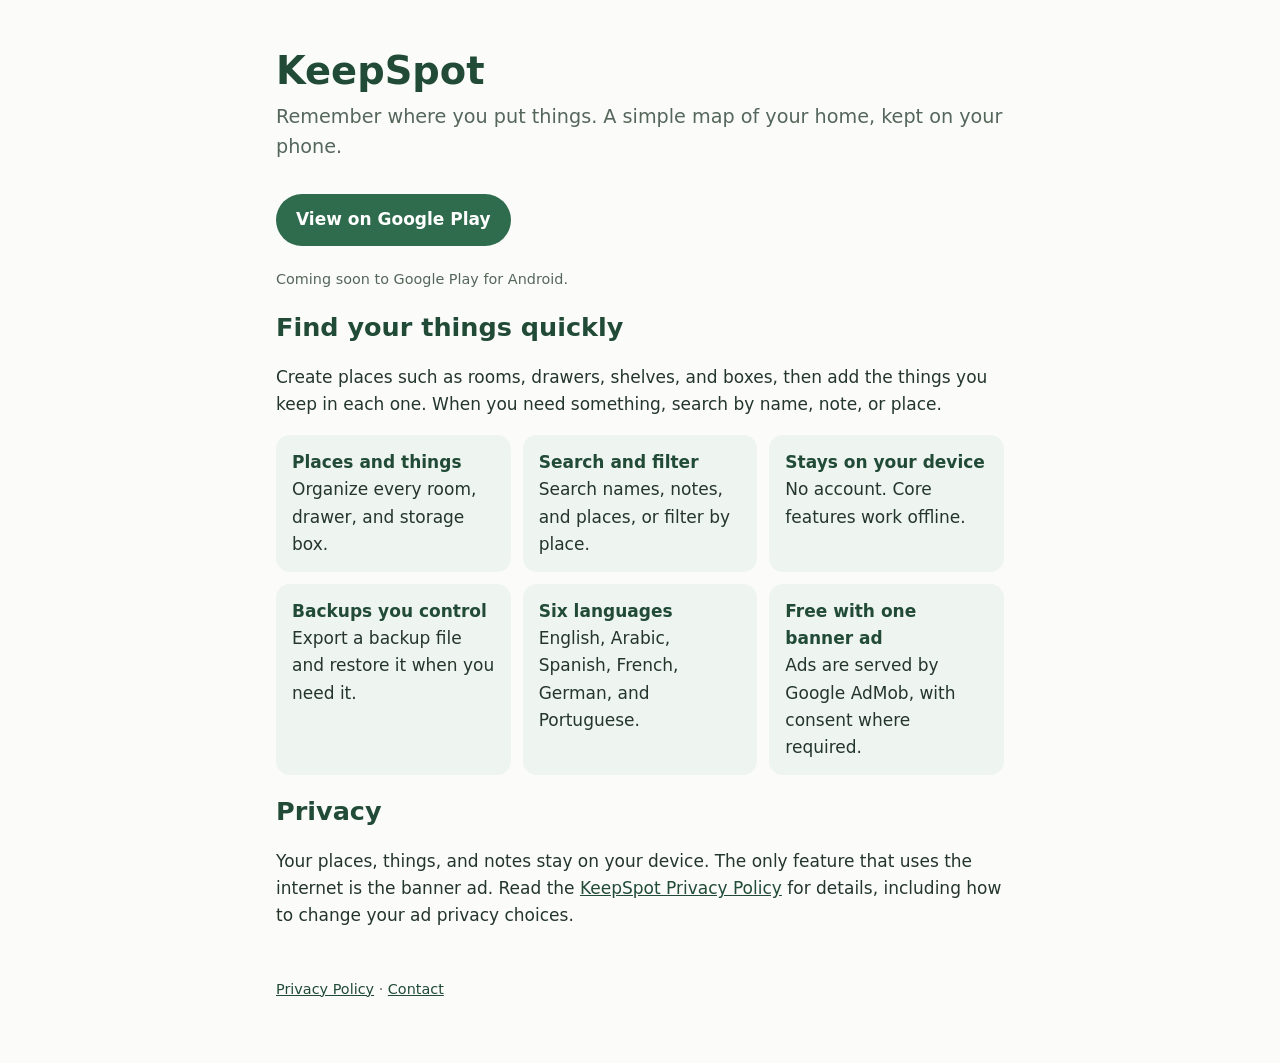
<file: index.html>
<!doctype html>
<!--
  KeepSpot public site (static, no build step, no tracking).

  HOSTING (GitHub Pages user site, so app-ads.txt is at the domain root):
  1. Create a public GitHub repository named exactly <username>.github.io
     (replace <username> with your GitHub user name).
  2. Upload the contents of this site/ folder to the ROOT of that repository:
     index.html, privacy.html, app-ads.txt and .nojekyll.
  3. In the repository: Settings > Pages > Build and deployment >
     Source "Deploy from a branch", branch main, folder / (root). Save.
  4. After a few minutes these URLs must work over HTTPS:
       https://<username>.github.io/               (Play "Website")
       https://<username>.github.io/privacy.html   (Play "Privacy policy")
       https://<username>.github.io/app-ads.txt    (AdMob crawler)
  A project site (https://<username>.github.io/<repo>/) does NOT work for
  app-ads.txt, because the file must be at the domain root.
-->
<html lang="en">
  <head>
    <meta charset="utf-8" />
    <meta name="viewport" content="width=device-width,initial-scale=1" />
    <title>KeepSpot</title>
    <meta
      name="description"
      content="KeepSpot is a simple Android app for remembering where household items are stored."
    />
    <style>
      :root {
        color-scheme: light dark;
        --text: #24362b;
        --heading: #214b37;
        --muted: #55665b;
        --bg: #fbfcf9;
        --card: #eef4ef;
        --accent: #2f6b4d;
        --on-accent: #ffffff;
      }
      @media (prefers-color-scheme: dark) {
        :root {
          --text: #dfe9e2;
          --heading: #9fd4b4;
          --muted: #a9b8ae;
          --bg: #121a15;
          --card: #1b261f;
          --accent: #9fd4b4;
          --on-accent: #10261a;
        }
      }
      * {
        box-sizing: border-box;
      }
      body {
        font:
          17px/1.6 system-ui,
          sans-serif;
        max-width: 760px;
        margin: 0 auto;
        padding: 48px 16px;
        color: var(--text);
        background: var(--bg);
      }
      h1,
      h2 {
        color: var(--heading);
        line-height: 1.2;
      }
      h1 {
        font-size: 2.4rem;
        margin: 0 0 0.2em;
      }
      .lead {
        font-size: 1.2rem;
        color: var(--muted);
        margin-top: 0;
      }
      .button {
        display: inline-block;
        margin: 12px 0 8px;
        padding: 12px 20px;
        border-radius: 999px;
        background: var(--accent);
        color: var(--on-accent);
        font-weight: 600;
        text-decoration: none;
      }
      .note {
        font-size: 0.9rem;
        color: var(--muted);
      }
      .grid {
        display: grid;
        grid-template-columns: repeat(auto-fit, minmax(200px, 1fr));
        gap: 12px;
        padding: 0;
        list-style: none;
      }
      .grid li {
        background: var(--card);
        border-radius: 14px;
        padding: 14px 16px;
      }
      .grid strong {
        display: block;
        color: var(--heading);
      }
      a {
        color: var(--heading);
      }
      footer {
        margin-top: 48px;
        font-size: 0.9rem;
        color: var(--muted);
      }
    </style>
  </head>
  <body>
    <header>
      <h1>KeepSpot</h1>
      <p class="lead">
        Remember where you put things. A simple map of your home, kept on your
        phone.
      </p>
      <!-- PLAY_LISTING_URL: works once the app is published on Google Play. -->
      <a
        class="button"
        href="https://play.google.com/store/apps/details?id=com.keepspot.app"
        >View on Google Play</a
      >
      <p class="note">Coming soon to Google Play for Android.</p>
    </header>

    <main>
      <h2>Find your things quickly</h2>
      <p>
        Create places such as rooms, drawers, shelves, and boxes, then add the
        things you keep in each one. When you need something, search by name,
        note, or place.
      </p>
      <ul class="grid">
        <li>
          <strong>Places and things</strong>Organize every room, drawer, and
          storage box.
        </li>
        <li>
          <strong>Search and filter</strong>Search names, notes, and places, or
          filter by place.
        </li>
        <li>
          <strong>Stays on your device</strong>No account. Core features work
          offline.
        </li>
        <li>
          <strong>Backups you control</strong>Export a backup file and restore
          it when you need it.
        </li>
        <li>
          <strong>Six languages</strong>English, Arabic, Spanish, French,
          German, and Portuguese.
        </li>
        <li>
          <strong>Free with one banner ad</strong>Ads are served by Google
          AdMob, with consent where required.
        </li>
      </ul>

      <h2>Privacy</h2>
      <p>
        Your places, things, and notes stay on your device. The only feature
        that uses the internet is the banner ad. Read the
        <a href="privacy.html">KeepSpot Privacy Policy</a> for details,
        including how to change your ad privacy choices.
      </p>
    </main>

    <footer>
      <p>
        <a href="privacy.html">Privacy Policy</a> ·
        <a href="privacy.html#contact">Contact</a>
      </p>
    </footer>
  </body>
</html>
</file>
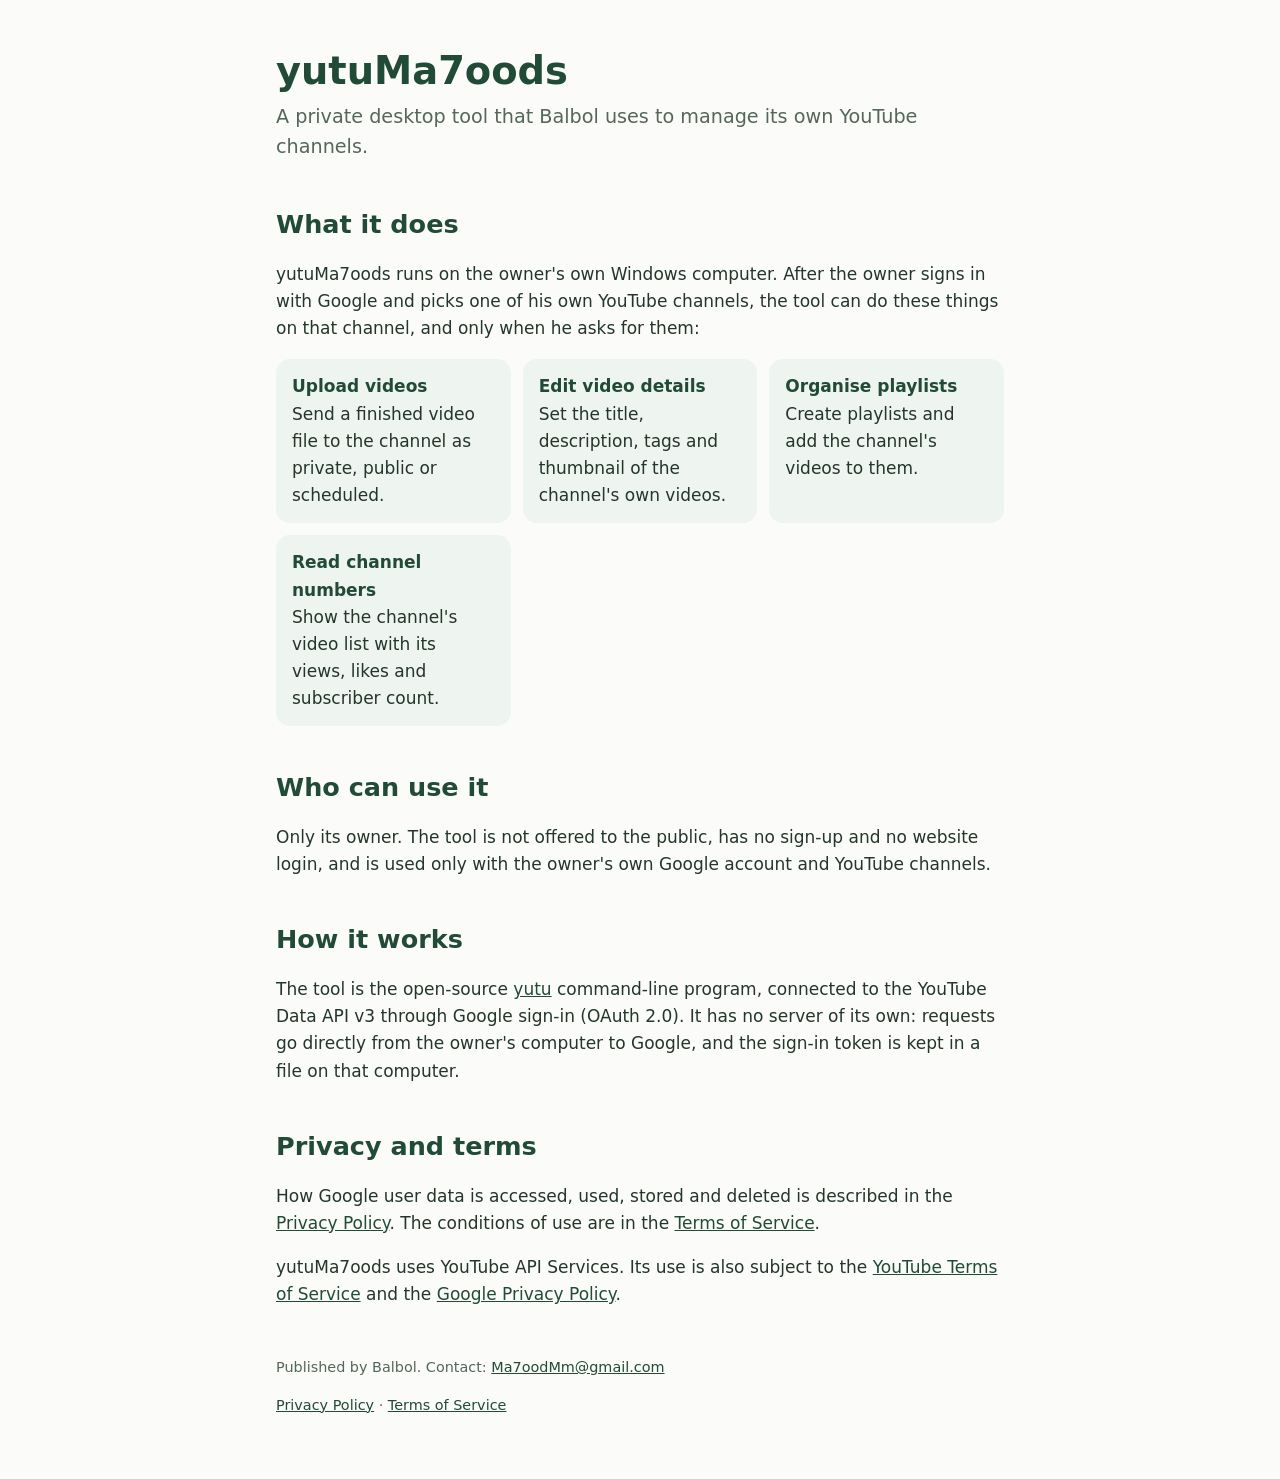
<file: channel-tools/index.html>
<!doctype html>
<html lang="en">
  <head>
    <meta charset="utf-8" />
    <meta name="viewport" content="width=device-width,initial-scale=1" />
    <title>yutuMa7oods</title>
    <meta
      name="description"
      content="yutuMa7oods is a private desktop tool that Balbol uses to manage its own YouTube channels."
    />
    <link rel="stylesheet" href="style.css" />
  </head>
  <body>
    <header>
      <h1>yutuMa7oods</h1>
      <p class="lead">
        A private desktop tool that Balbol uses to manage its own YouTube
        channels.
      </p>
    </header>

    <main>
      <h2>What it does</h2>
      <p>
        yutuMa7oods runs on the owner's own Windows computer. After the owner
        signs in with Google and picks one of his own YouTube channels, the
        tool can do these things on that channel, and only when he asks for
        them:
      </p>
      <ul class="grid">
        <li>
          <strong>Upload videos</strong>Send a finished video file to the
          channel as private, public or scheduled.
        </li>
        <li>
          <strong>Edit video details</strong>Set the title, description, tags
          and thumbnail of the channel's own videos.
        </li>
        <li>
          <strong>Organise playlists</strong>Create playlists and add the
          channel's videos to them.
        </li>
        <li>
          <strong>Read channel numbers</strong>Show the channel's video list
          with its views, likes and subscriber count.
        </li>
      </ul>

      <h2>Who can use it</h2>
      <p>
        Only its owner. The tool is not offered to the public, has no sign-up
        and no website login, and is used only with the owner's own Google
        account and YouTube channels.
      </p>

      <h2>How it works</h2>
      <p>
        The tool is the open-source
        <a href="https://github.com/eat-pray-ai/yutu">yutu</a> command-line
        program, connected to the YouTube Data API v3 through Google sign-in
        (OAuth 2.0). It has no server of its own: requests go directly from
        the owner's computer to Google, and the sign-in token is kept in a
        file on that computer.
      </p>

      <h2>Privacy and terms</h2>
      <p>
        How Google user data is accessed, used, stored and deleted is described
        in the <a href="privacy.html">Privacy Policy</a>. The conditions of use
        are in the <a href="terms.html">Terms of Service</a>.
      </p>
      <p>
        yutuMa7oods uses YouTube API Services. Its use is also subject to the
        <a href="https://www.youtube.com/t/terms">YouTube Terms of Service</a>
        and the
        <a href="https://policies.google.com/privacy">Google Privacy Policy</a>.
      </p>
    </main>

    <footer>
      <p>
        Published by Balbol. Contact:
        <a href="mailto:Ma7oodMm@gmail.com">Ma7oodMm@gmail.com</a>
      </p>
      <p>
        <a href="privacy.html">Privacy Policy</a> ·
        <a href="terms.html">Terms of Service</a>
      </p>
    </footer>
  </body>
</html>
</file>
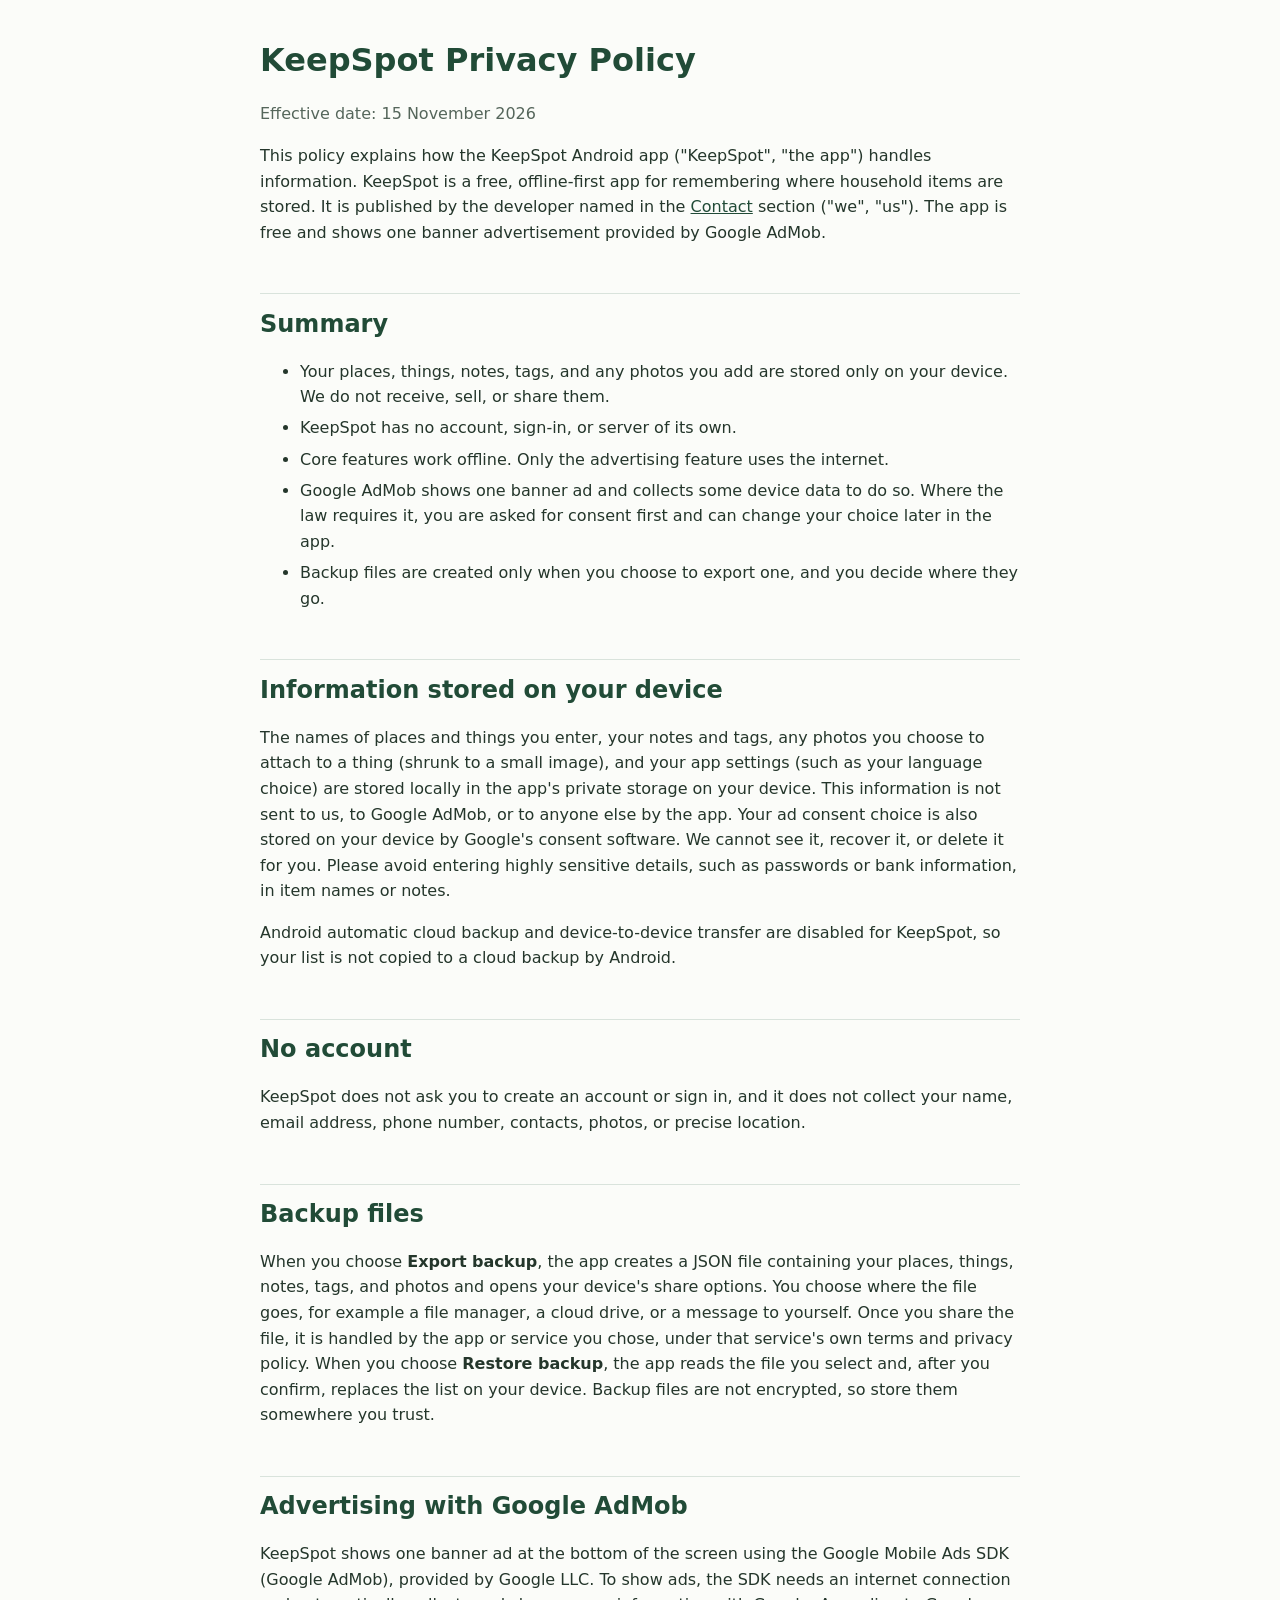
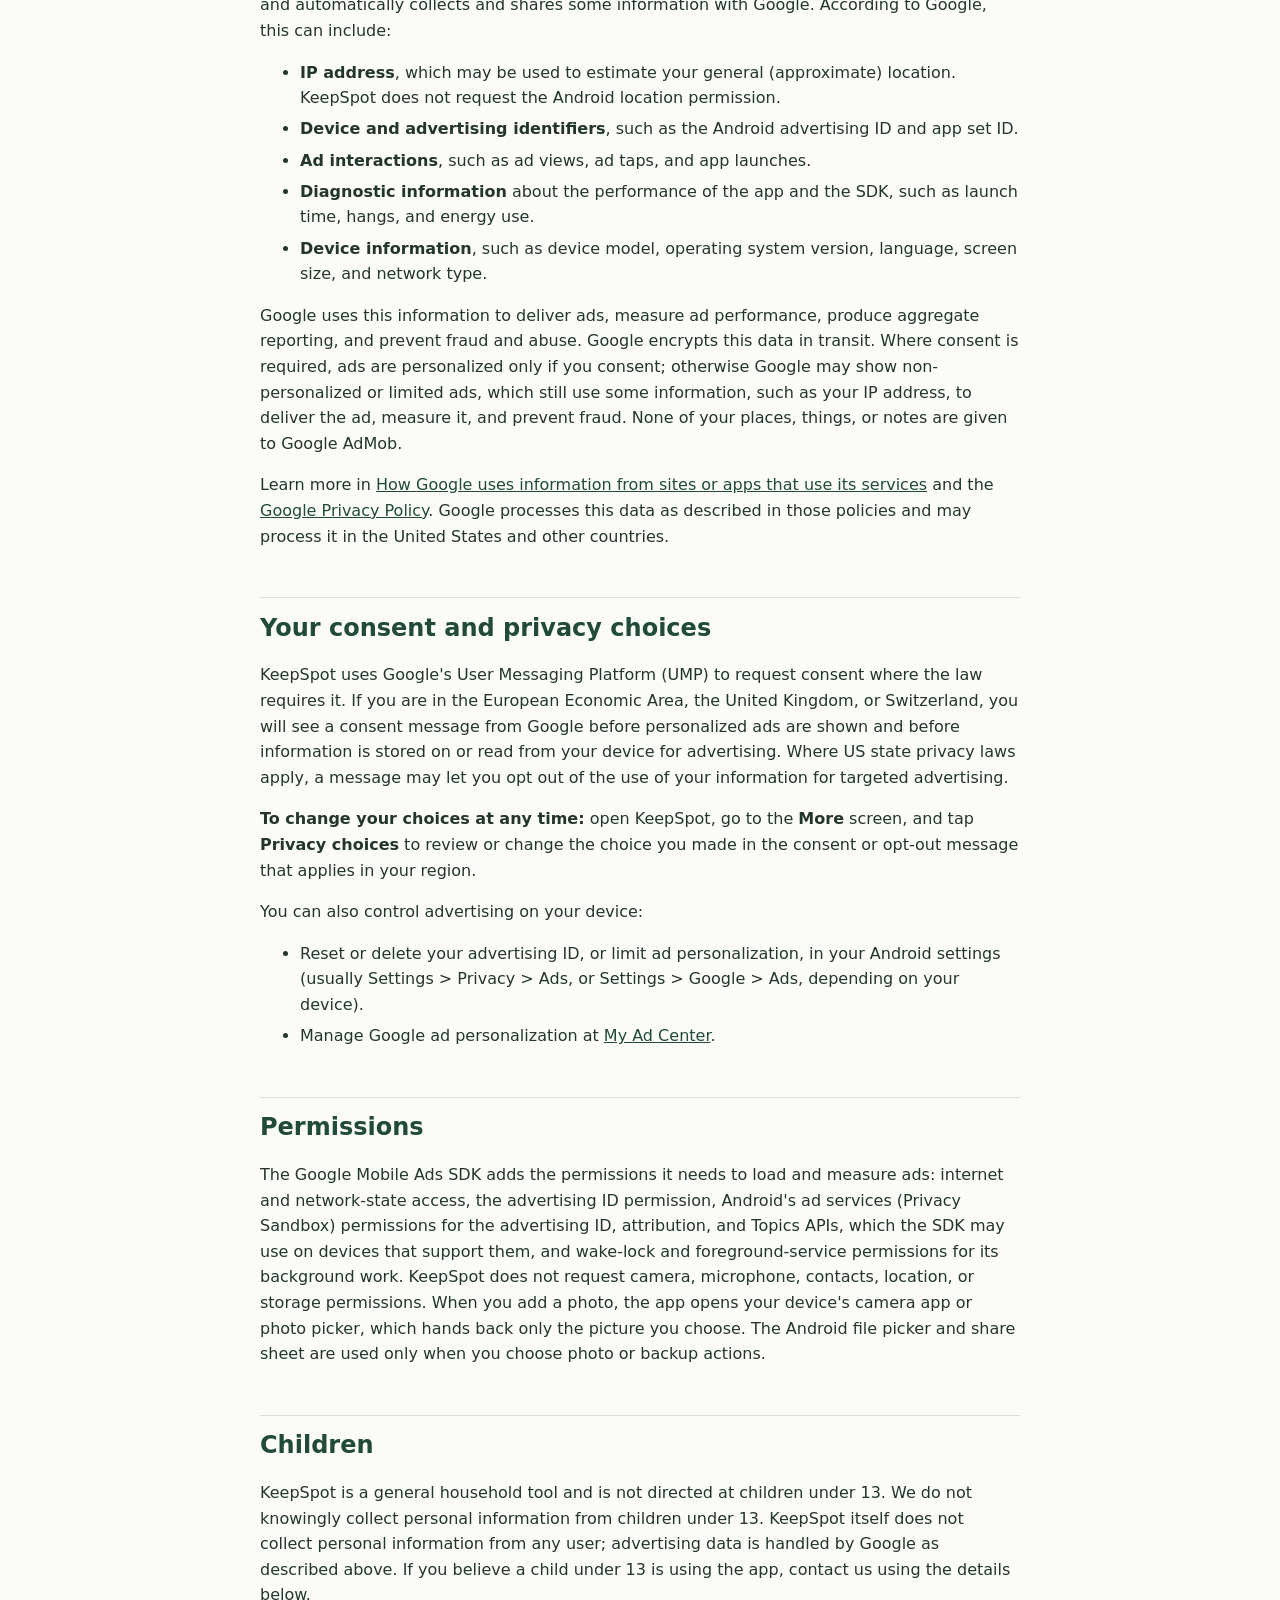
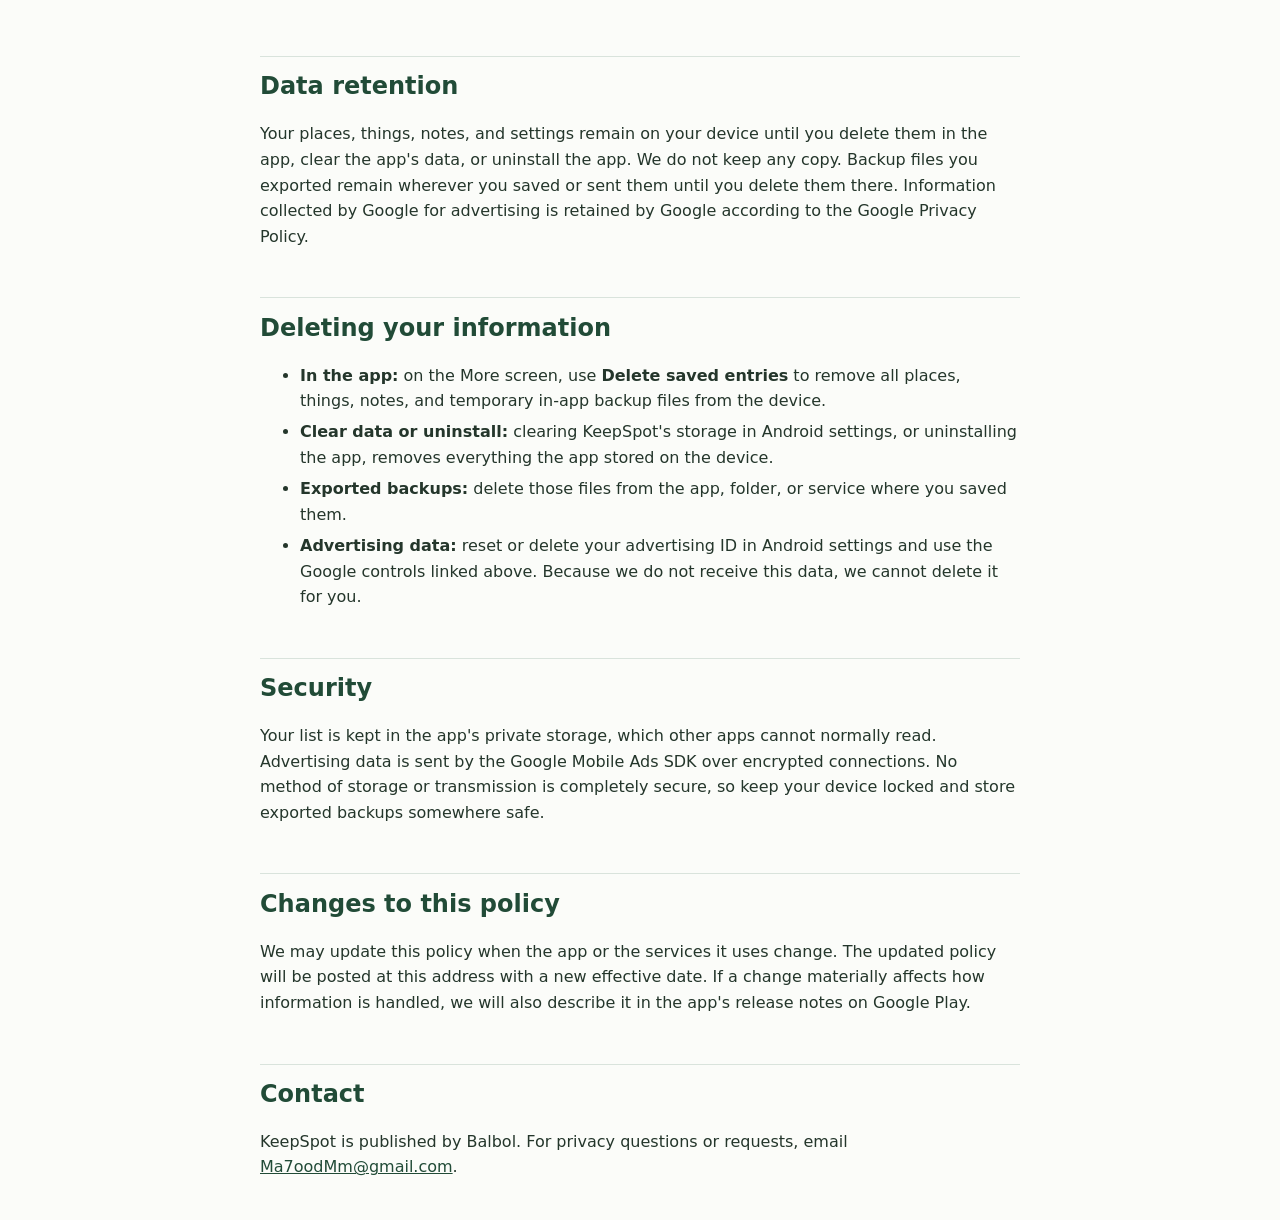
<file: privacy.html>
<!doctype html>
<html lang="en">
  <head>
    <meta charset="utf-8" />
    <meta name="viewport" content="width=device-width,initial-scale=1" />
    <title>KeepSpot Privacy Policy</title>
    <meta
      name="description"
      content="How the KeepSpot Android app handles your information, including Google AdMob ads and consent choices."
    />
    <style>
      :root {
        color-scheme: light dark;
        --text: #24362b;
        --heading: #214b37;
        --muted: #55665b;
        --bg: #fbfcf9;
        --line: #d9e3dc;
        --mark: #fff2b3;
      }
      @media (prefers-color-scheme: dark) {
        :root {
          --text: #dfe9e2;
          --heading: #9fd4b4;
          --muted: #a9b8ae;
          --bg: #121a15;
          --line: #2c3a31;
          --mark: #5a4a00;
        }
      }
      body {
        font:
          16px/1.6 system-ui,
          sans-serif;
        max-width: 760px;
        margin: 40px auto;
        padding: 0 20px;
        color: var(--text);
        background: var(--bg);
      }
      h1,
      h2,
      h3 {
        color: var(--heading);
        line-height: 1.25;
      }
      h2 {
        margin-top: 2em;
        padding-top: 0.6em;
        border-top: 1px solid var(--line);
      }
      a {
        color: var(--heading);
      }
      .meta {
        color: var(--muted);
      }
      mark {
        background: var(--mark);
        color: inherit;
        padding: 0 0.2em;
      }
      li {
        margin-bottom: 0.35em;
      }
    </style>
  </head>
  <body>
    <h1>KeepSpot Privacy Policy</h1>
    <p class="meta">Effective date: 15 November 2026</p>

    <p>
      This policy explains how the KeepSpot Android app ("KeepSpot", "the app")
      handles information. KeepSpot is a free, offline-first app for remembering
      where household items are stored. It is published by the developer named
      in the <a href="#contact">Contact</a> section ("we", "us"). The app is
      free and shows one banner advertisement provided by Google AdMob.
    </p>

    <h2>Summary</h2>
    <ul>
      <li>
        Your places, things, notes, tags, and any photos you add are stored only on your device. We do not
        receive, sell, or share them.
      </li>
      <li>KeepSpot has no account, sign-in, or server of its own.</li>
      <li>
        Core features work offline. Only the advertising feature uses the
        internet.
      </li>
      <li>
        Google AdMob shows one banner ad and collects some device data to do so.
        Where the law requires it, you are asked for consent first and can
        change your choice later in the app.
      </li>
      <li>
        Backup files are created only when you choose to export one, and you
        decide where they go.
      </li>
    </ul>

    <h2>Information stored on your device</h2>
    <p>
      The names of places and things you enter, your notes and tags, any photos
      you choose to attach to a thing (shrunk to a small image), and your app
      settings (such as your language choice) are stored locally in the app's
      private storage on your device. This information is not sent to us, to
      Google AdMob, or to anyone else by the app. Your ad consent choice is also
      stored on your device by Google's consent software. We cannot see it,
      recover it, or delete it for you. Please avoid entering highly sensitive
      details, such as passwords or bank information, in item names or notes.
    </p>
    <p>
      Android automatic cloud backup and device-to-device transfer are disabled
      for KeepSpot, so your list is not copied to a cloud backup by Android.
    </p>

    <h2>No account</h2>
    <p>
      KeepSpot does not ask you to create an account or sign in, and it does not
      collect your name, email address, phone number, contacts, photos, or
      precise location.
    </p>

    <h2>Backup files</h2>
    <p>
      When you choose <strong>Export backup</strong>, the app creates a JSON
      file containing your places, things, notes, tags, and photos and opens your device's
      share options. You choose where the file goes, for example a file manager,
      a cloud drive, or a message to yourself. Once you share the file, it is
      handled by the app or service you chose, under that service's own terms
      and privacy policy. When you choose <strong>Restore backup</strong>, the
      app reads the file you select and, after you confirm, replaces the list on
      your device. Backup files are not encrypted, so store them somewhere you
      trust.
    </p>

    <h2>Advertising with Google AdMob</h2>
    <p>
      KeepSpot shows one banner ad at the bottom of the screen using the Google
      Mobile Ads SDK (Google AdMob), provided by Google LLC. To show ads, the
      SDK needs an internet connection and automatically collects and shares
      some information with Google. According to Google, this can include:
    </p>
    <ul>
      <li>
        <strong>IP address</strong>, which may be used to estimate your general
        (approximate) location. KeepSpot does not request the Android location
        permission.
      </li>
      <li>
        <strong>Device and advertising identifiers</strong>, such as the Android
        advertising ID and app set ID.
      </li>
      <li>
        <strong>Ad interactions</strong>, such as ad views, ad taps, and app
        launches.
      </li>
      <li>
        <strong>Diagnostic information</strong> about the performance of the app
        and the SDK, such as launch time, hangs, and energy use.
      </li>
      <li>
        <strong>Device information</strong>, such as device model, operating
        system version, language, screen size, and network type.
      </li>
    </ul>
    <p>
      Google uses this information to deliver ads, measure ad performance,
      produce aggregate reporting, and prevent fraud and abuse. Google encrypts
      this data in transit. Where consent is required, ads are personalized only
      if you consent; otherwise Google may show non-personalized or limited ads,
      which still use some information, such as your IP address, to deliver the
      ad, measure it, and prevent fraud. None of your places, things, or notes
      are given to Google AdMob.
    </p>
    <p>
      Learn more in
      <a href="https://policies.google.com/technologies/partner-sites"
        >How Google uses information from sites or apps that use its services</a
      >
      and the
      <a href="https://policies.google.com/privacy">Google Privacy Policy</a>.
      Google processes this data as described in those policies and may process
      it in the United States and other countries.
    </p>

    <h2>Your consent and privacy choices</h2>
    <p>
      KeepSpot uses Google's User Messaging Platform (UMP) to request consent
      where the law requires it. If you are in the European Economic Area, the
      United Kingdom, or Switzerland, you will see a consent message from Google
      before personalized ads are shown and before information is stored on or
      read from your device for advertising. Where US state privacy laws apply,
      a message may let you opt out of the use of your information for targeted
      advertising.
    </p>
    <p>
      <strong>To change your choices at any time:</strong> open KeepSpot, go to
      the <strong>More</strong> screen, and tap
      <strong>Privacy choices</strong> to review or change the choice you made
      in the consent or opt-out message that applies in your region.
    </p>
    <p>You can also control advertising on your device:</p>
    <ul>
      <li>
        Reset or delete your advertising ID, or limit ad personalization, in
        your Android settings (usually Settings &gt; Privacy &gt; Ads, or
        Settings &gt; Google &gt; Ads, depending on your device).
      </li>
      <li>
        Manage Google ad personalization at
        <a href="https://myadcenter.google.com/">My Ad Center</a>.
      </li>
    </ul>

    <h2>Permissions</h2>
    <p>
      The Google Mobile Ads SDK adds the permissions it needs to load and
      measure ads: internet and network-state access, the advertising ID
      permission, Android's ad services (Privacy Sandbox) permissions for the
      advertising ID, attribution, and Topics APIs, which the SDK may use on
      devices that support them, and wake-lock and foreground-service
      permissions for its background work. KeepSpot does not request camera,
      microphone, contacts, location, or storage permissions. When you add a photo, the app opens your device's camera app or photo picker, which hands back only the picture you choose. The Android file picker and share sheet are used only when
      you choose photo or backup actions.
    </p>

    <h2>Children</h2>
    <p>
      KeepSpot is a general household tool and is not directed at children under
      13. We do not knowingly collect personal information from children under
      13. KeepSpot itself does not collect personal information from any user;
      advertising data is handled by Google as described above. If you believe a
      child under 13 is using the app, contact us using the details below.
    </p>

    <h2>Data retention</h2>
    <p>
      Your places, things, notes, and settings remain on your device until you
      delete them in the app, clear the app's data, or uninstall the app. We do
      not keep any copy. Backup files you exported remain wherever you saved or
      sent them until you delete them there. Information collected by Google for
      advertising is retained by Google according to the Google Privacy Policy.
    </p>

    <h2>Deleting your information</h2>
    <ul>
      <li>
        <strong>In the app:</strong> on the More screen, use
        <strong>Delete saved entries</strong> to remove all places, things,
        notes, and temporary in-app backup files from the device.
      </li>
      <li>
        <strong>Clear data or uninstall:</strong> clearing KeepSpot's storage in
        Android settings, or uninstalling the app, removes everything the app
        stored on the device.
      </li>
      <li>
        <strong>Exported backups:</strong> delete those files from the app,
        folder, or service where you saved them.
      </li>
      <li>
        <strong>Advertising data:</strong> reset or delete your advertising ID
        in Android settings and use the Google controls linked above. Because we
        do not receive this data, we cannot delete it for you.
      </li>
    </ul>

    <h2>Security</h2>
    <p>
      Your list is kept in the app's private storage, which other apps cannot
      normally read. Advertising data is sent by the Google Mobile Ads SDK over
      encrypted connections. No method of storage or transmission is completely
      secure, so keep your device locked and store exported backups somewhere
      safe.
    </p>

    <h2>Changes to this policy</h2>
    <p>
      We may update this policy when the app or the services it uses change. The
      updated policy will be posted at this address with a new effective date.
      If a change materially affects how information is handled, we will also
      describe it in the app's release notes on Google Play.
    </p>

    <h2 id="contact">Contact</h2>
    <p>
      KeepSpot is published by Balbol. For privacy
      questions or requests, email <a href="mailto:Ma7oodMm@gmail.com">Ma7oodMm@gmail.com</a>.
    </p>
  </body>
</html>
</file>
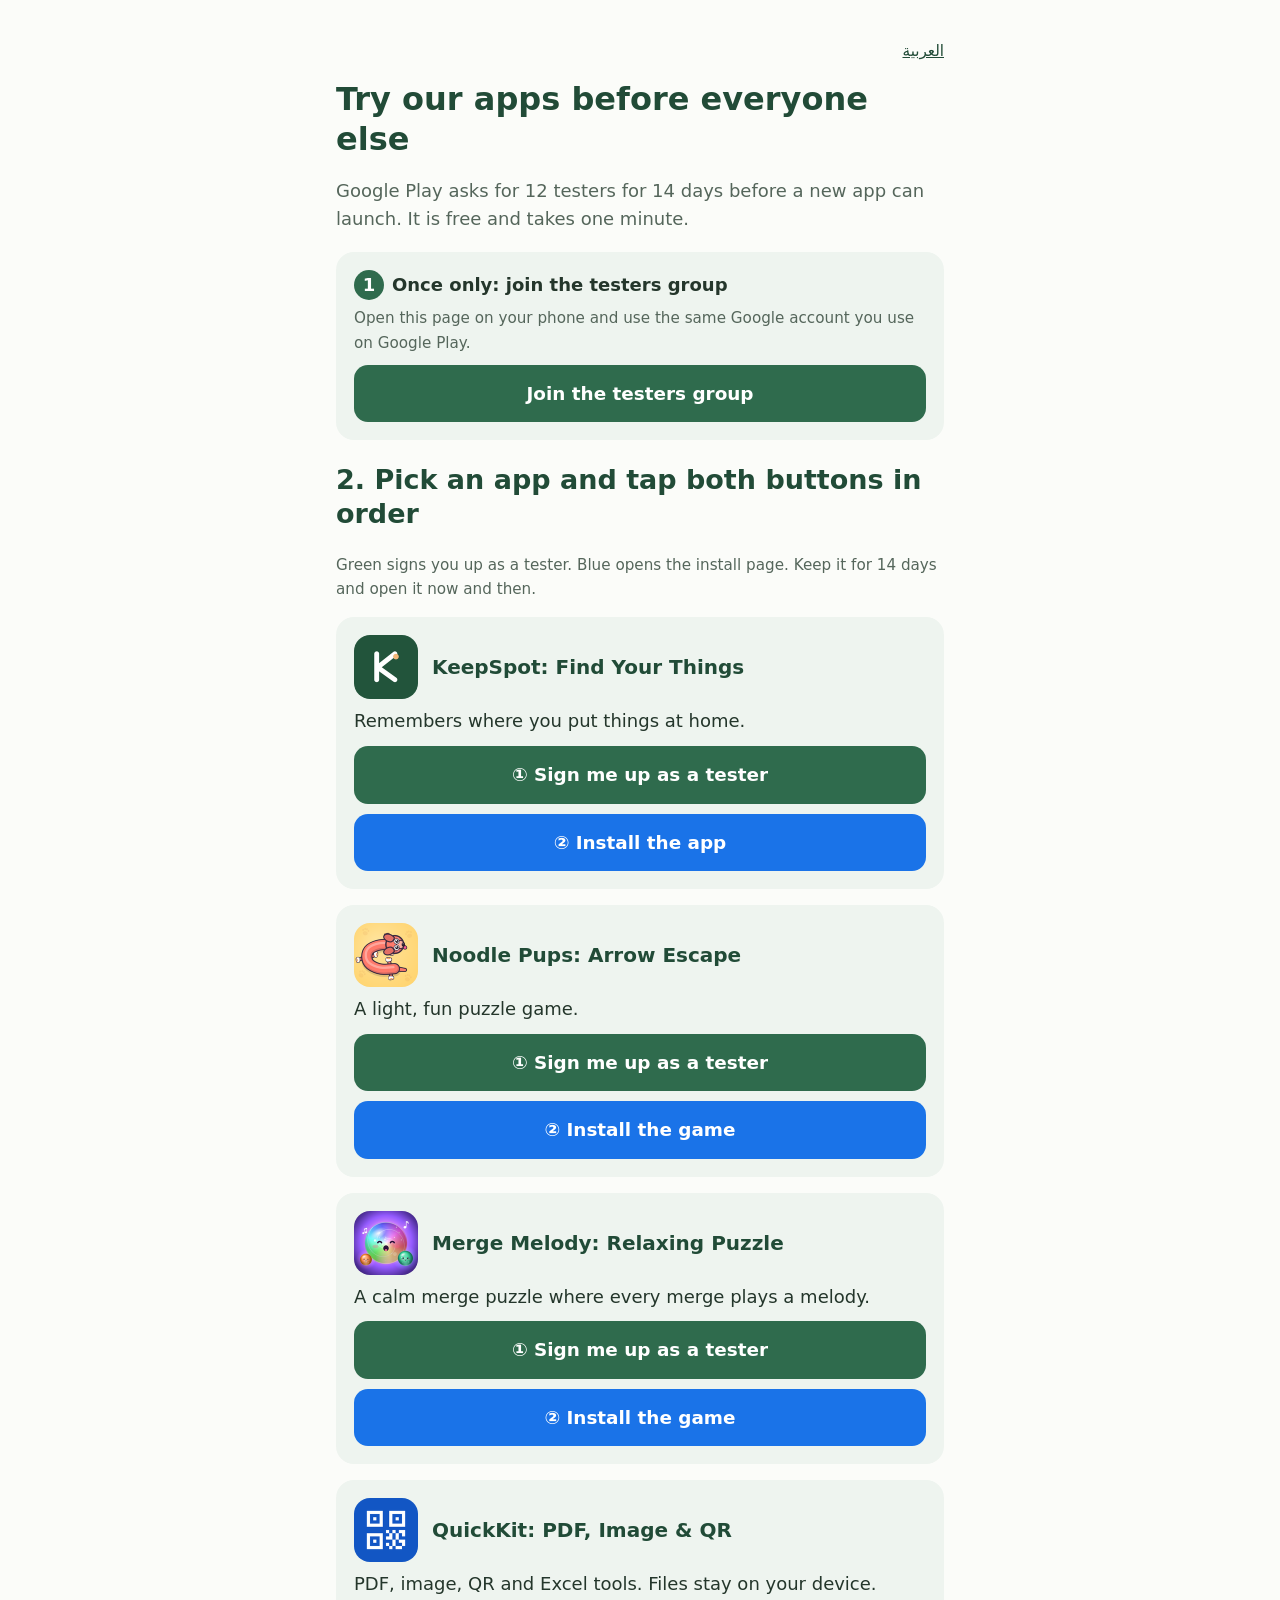
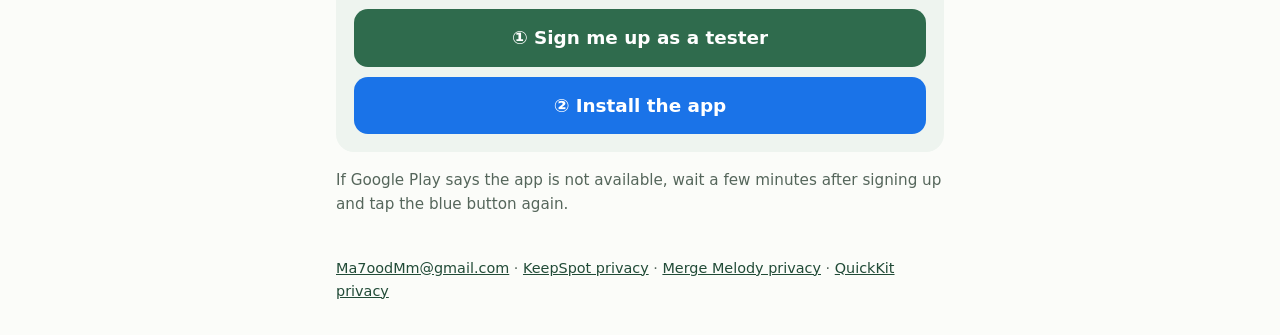
<file: test.html>
<!doctype html>
<!--
  Tester hub: one link to share with testers. The page shows Arabic or English
  from the visitor's phone language (Arabic -> ar, everything else -> en).
  For every new closed test add one entry to APPS below:
  join  = https://play.google.com/apps/testing/<package.name>
  store = https://play.google.com/store/apps/details?id=<package.name>
-->
<html lang="en" dir="ltr">
  <head>
    <meta charset="utf-8" />
    <meta name="viewport" content="width=device-width,initial-scale=1" />
    <title>Early Access Testing</title>
    <meta
      name="description"
      content="Try our new Android apps and games early on Google Play."
    />
    <style>
      :root {
        color-scheme: light dark;
        --text: #24362b;
        --heading: #214b37;
        --muted: #55665b;
        --bg: #fbfcf9;
        --card: #eef4ef;
        --accent: #2f6b4d;
        --on-accent: #ffffff;
        --play: #1a73e8;
        --on-play: #ffffff;
      }
      @media (prefers-color-scheme: dark) {
        :root {
          --text: #dfe9e2;
          --heading: #9fd4b4;
          --muted: #a9b8ae;
          --bg: #121a15;
          --card: #1b261f;
          --accent: #9fd4b4;
          --on-accent: #10261a;
          --play: #8ab4f8;
          --on-play: #0b1d3a;
        }
      }
      * {
        box-sizing: border-box;
      }
      body {
        font:
          18px/1.6 system-ui,
          sans-serif;
        max-width: 640px;
        margin: 0 auto;
        padding: 24px 16px 32px;
        color: var(--text);
        background: var(--bg);
      }
      h1,
      h2 {
        color: var(--heading);
        line-height: 1.25;
      }
      h1 {
        font-size: 2rem;
        margin: 0 0 0.3em;
      }
      .lead,
      .hint,
      footer {
        color: var(--muted);
      }
      .hint {
        font-size: 0.95rem;
        margin: 6px 0 0;
      }
      .lang {
        text-align: end;
        font-size: 0.95rem;
      }
      .card {
        background: var(--card);
        border-radius: 18px;
        padding: 18px;
        margin: 16px 0;
      }
      .num {
        display: inline-grid;
        place-items: center;
        width: 30px;
        height: 30px;
        border-radius: 50%;
        background: var(--accent);
        color: var(--on-accent);
        font-weight: 700;
        margin-inline-end: 8px;
      }
      .button {
        display: block;
        width: 100%;
        min-height: 56px;
        margin: 10px 0 0;
        padding: 14px 18px;
        border-radius: 14px;
        background: var(--accent);
        color: var(--on-accent);
        font-size: 1.15rem;
        font-weight: 700;
        text-align: center;
        text-decoration: none;
      }
      .button.play {
        background: var(--play);
        color: var(--on-play);
      }
      ul.apps {
        list-style: none;
        padding: 0;
        margin: 0;
      }
      ul.apps strong {
        display: block;
        color: var(--heading);
        font-size: 1.25rem;
      }
      .head {
        display: flex;
        align-items: center;
        gap: 14px;
        margin-bottom: 8px;
      }
      .head img {
        width: 64px;
        height: 64px;
        border-radius: 16px;
        flex: none;
      }
      a {
        color: var(--heading);
      }
      footer {
        margin-top: 40px;
        font-size: 0.9rem;
      }
    </style>
  </head>
  <body>
    <p class="lang"><a href="#" id="switch"></a></p>
    <h1 data-t="title"></h1>
    <p class="lead" data-t="lead"></p>

    <div class="card">
      <span class="num">1</span><b data-t="s1"></b>
      <p class="hint" data-t="s1hint"></p>
      <a class="button" href="https://groups.google.com/g/balbol-testers" data-t="join"></a>
    </div>

    <h2 data-t="s2"></h2>
    <p class="hint" data-t="s2hint"></p>
    <ul class="apps" id="apps"></ul>
    <p class="hint" data-t="wait"></p>

    <footer>
      <a href="mailto:Ma7oodMm@gmail.com">Ma7oodMm@gmail.com</a> ·
      <a href="privacy.html">KeepSpot privacy</a> ·
      <a href="merge-melody/privacy.html">Merge Melody privacy</a> ·
      <a href="quickkit/privacy.html">QuickKit privacy</a>
    </footer>

    <noscript>
      <p>
        Join: https://groups.google.com/g/balbol-testers — then open
        https://play.google.com/apps/testing/&lt;app&gt; on your phone.
      </p>
    </noscript>

    <script>
      const APPS = [
        { name: "KeepSpot: Find Your Things", pkg: "com.keepspot.app", game: false,
          en: "Remembers where you put things at home.",
          ar: "تطبيق يتذكّر أين وضعت أغراضك في البيت." },
        { name: "Noodle Pups: Arrow Escape", pkg: "com.noodlepups.arrowescape", game: true,
          en: "A light, fun puzzle game.",
          ar: "لعبة ألغاز خفيفة وممتعة." },
        { name: "Merge Melody: Relaxing Puzzle", pkg: "com.mergemelody.game", game: true,
          en: "A calm merge puzzle where every merge plays a melody.",
          ar: "لعبة دمج هادئة، وكل دمج يعزف لحناً." },
        { name: "QuickKit: PDF, Image & QR", pkg: "com.balbol.quickkit", game: false,
          en: "PDF, image, QR and Excel tools. Files stay on your device.",
          ar: "أدوات PDF والصور وQR وExcel، وكل الملفات تُعالَج على جهازك." },
      ];
      const T = {
        en: {
          title: "Try our apps before everyone else",
          lead: "Google Play asks for 12 testers for 14 days before a new app can launch. It is free and takes one minute.",
          s1: "Once only: join the testers group",
          s1hint: "Open this page on your phone and use the same Google account you use on Google Play.",
          join: "Join the testers group",
          s2: "2. Pick an app and tap both buttons in order",
          s2hint: "Green signs you up as a tester. Blue opens the install page. Keep it for 14 days and open it now and then.",
          wait: "If Google Play says the app is not available, wait a few minutes after signing up and tap the blue button again.",
          tester: "① Sign me up as a tester",
          app: "② Install the app",
          gameBtn: "② Install the game",
          other: "العربية",
        },
        ar: {
          title: "جرّب تطبيقاتنا قبل الجميع",
          lead: "تطلب Google Play أن يجرّب 12 شخصاً كل تطبيق جديد لمدة 14 يوماً قبل نشره للجميع. التجربة مجانية وتأخذ دقيقة واحدة.",
          s1: "مرة واحدة فقط: انضم إلى مجموعة المختبرين",
          s1hint: "افتح هذه الصفحة من هاتفك، واستخدم نفس حساب Google الموجود على Google Play.",
          join: "انضم إلى مجموعة المختبرين",
          s2: "2. اختر التطبيق واضغط الزرّين بالترتيب",
          s2hint: "الزر الأخضر يسجّلك كمختبر، والزر الأزرق يفتح صفحة التحميل. أبقِ التطبيق 14 يوماً وافتحه بين حين وآخر.",
          wait: "إذا قال Google Play أن التطبيق غير متوفر، انتظر بضع دقائق بعد التسجيل ثم اضغط الزر الأزرق مرة ثانية.",
          tester: "① سجّلني كمختبر",
          app: "② حمّل التطبيق",
          gameBtn: "② حمّل اللعبة",
          other: "English",
        },
      };

      function render(lang) {
        const t = T[lang];
        document.documentElement.lang = lang;
        document.documentElement.dir = lang === "ar" ? "rtl" : "ltr";
        document.title = t.title;
        document.querySelectorAll("[data-t]").forEach((el) => (el.textContent = t[el.dataset.t]));
        document.getElementById("switch").textContent = t.other;
        const list = document.getElementById("apps");
        list.replaceChildren(
          ...APPS.map((a) => {
            const li = document.createElement("li");
            li.className = "card";
            const head = document.createElement("div");
            head.className = "head";
            const icon = document.createElement("img");
            icon.src = "icons/" + a.pkg + ".png";
            icon.alt = "";
            const name = document.createElement("strong");
            name.textContent = a.name;
            head.append(icon, name);
            const join = document.createElement("a");
            join.className = "button";
            join.href = "https://play.google.com/apps/testing/" + a.pkg;
            join.textContent = t.tester;
            const store = document.createElement("a");
            store.className = "button play";
            store.href = "https://play.google.com/store/apps/details?id=" + a.pkg;
            store.textContent = a.game ? t.gameBtn : t.app;
            li.append(head, a[lang], join, store);
            return li;
          })
        );
      }

      let lang = /^ar\b/i.test(navigator.language || "") ? "ar" : "en";
      document.getElementById("switch").addEventListener("click", (e) => {
        e.preventDefault();
        render((lang = lang === "ar" ? "en" : "ar"));
      });
      render(lang);
    </script>
  </body>
</html>
</file>
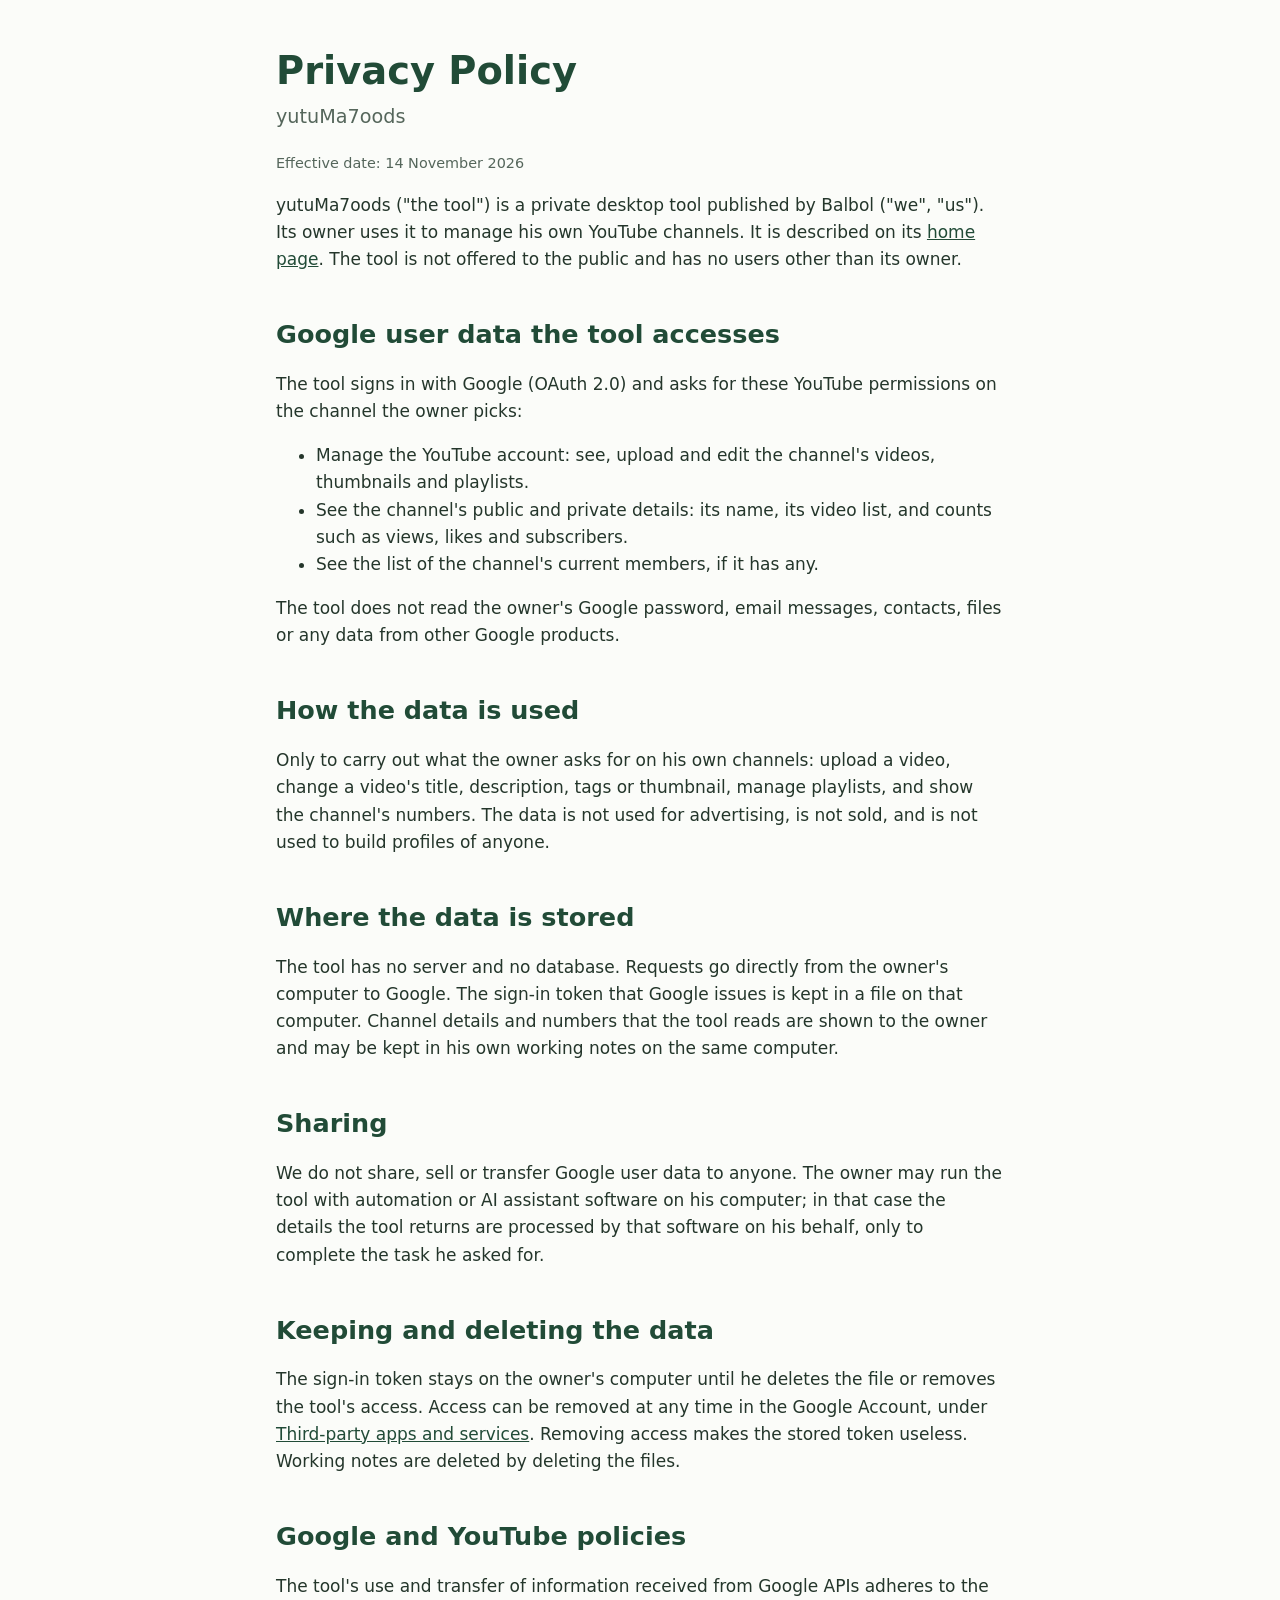
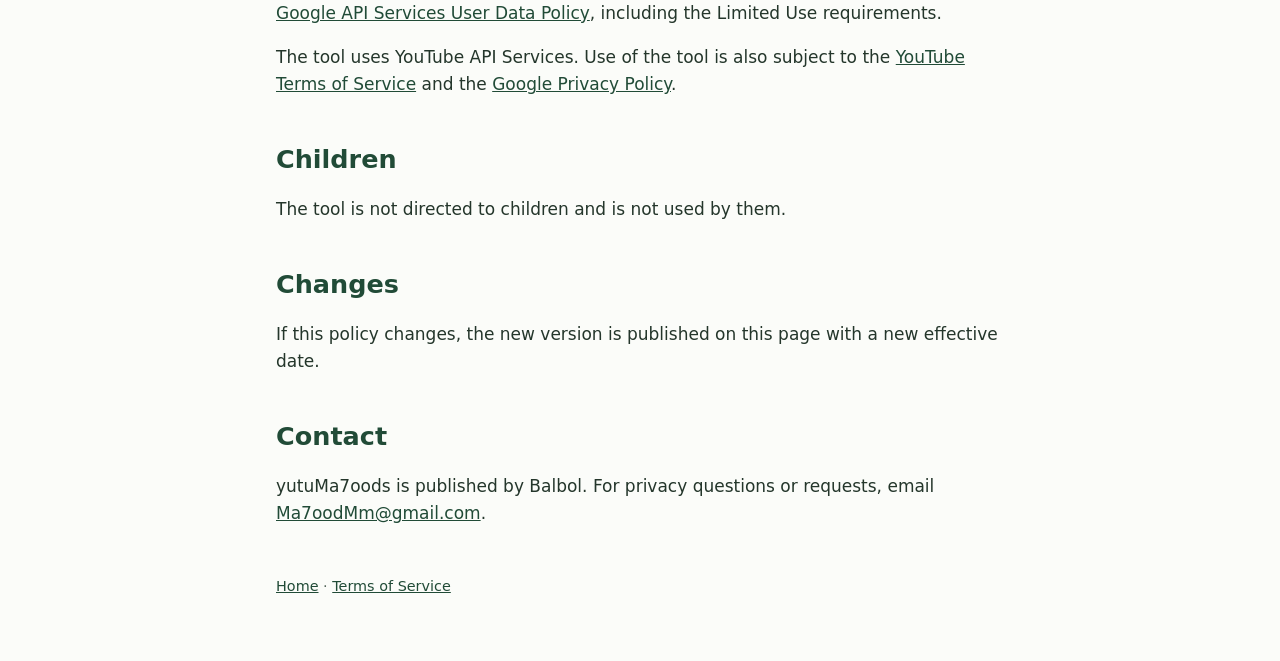
<file: channel-tools/privacy.html>
<!doctype html>
<html lang="en">
  <head>
    <meta charset="utf-8" />
    <meta name="viewport" content="width=device-width,initial-scale=1" />
    <title>Privacy Policy - yutuMa7oods</title>
    <meta
      name="description"
      content="How yutuMa7oods accesses, uses, stores and deletes Google user data."
    />
    <link rel="stylesheet" href="style.css" />
  </head>
  <body>
    <header>
      <h1>Privacy Policy</h1>
      <p class="lead">yutuMa7oods</p>
      <p class="note">Effective date: 14 November 2026</p>
    </header>

    <main>
      <p>
        yutuMa7oods ("the tool") is a private desktop tool published by Balbol
        ("we", "us"). Its owner uses it to manage his own YouTube channels. It
        is described on its <a href="./">home page</a>. The tool is not
        offered to the public and has no users other than its owner.
      </p>

      <h2>Google user data the tool accesses</h2>
      <p>
        The tool signs in with Google (OAuth 2.0) and asks for these YouTube
        permissions on the channel the owner picks:
      </p>
      <ul>
        <li>
          Manage the YouTube account: see, upload and edit the channel's
          videos, thumbnails and playlists.
        </li>
        <li>
          See the channel's public and private details: its name, its video
          list, and counts such as views, likes and subscribers.
        </li>
        <li>See the list of the channel's current members, if it has any.</li>
      </ul>
      <p>
        The tool does not read the owner's Google password, email messages,
        contacts, files or any data from other Google products.
      </p>

      <h2>How the data is used</h2>
      <p>
        Only to carry out what the owner asks for on his own channels: upload a
        video, change a video's title, description, tags or thumbnail, manage
        playlists, and show the channel's numbers. The data is not used for
        advertising, is not sold, and is not used to build profiles of anyone.
      </p>

      <h2>Where the data is stored</h2>
      <p>
        The tool has no server and no database. Requests go directly from the
        owner's computer to Google. The sign-in token that Google issues is
        kept in a file on that computer. Channel details and numbers that the
        tool reads are shown to the owner and may be kept in his own working
        notes on the same computer.
      </p>

      <h2>Sharing</h2>
      <p>
        We do not share, sell or transfer Google user data to anyone. The owner
        may run the tool with automation or AI assistant software on his
        computer; in that case the details the tool returns are processed by
        that software on his behalf, only to complete the task he asked for.
      </p>

      <h2>Keeping and deleting the data</h2>
      <p>
        The sign-in token stays on the owner's computer until he deletes the
        file or removes the tool's access. Access can be removed at any time in
        the Google Account, under
        <a href="https://myaccount.google.com/permissions"
          >Third-party apps and services</a
        >. Removing access makes the stored token useless. Working notes are
        deleted by deleting the files.
      </p>

      <h2>Google and YouTube policies</h2>
      <p>
        The tool's use and transfer of information received from Google APIs
        adheres to the
        <a
          href="https://developers.google.com/terms/api-services-user-data-policy"
          >Google API Services User Data Policy</a
        >, including the Limited Use requirements.
      </p>
      <p>
        The tool uses YouTube API Services. Use of the tool is also subject to
        the <a href="https://www.youtube.com/t/terms">YouTube Terms of Service</a>
        and the
        <a href="https://policies.google.com/privacy">Google Privacy Policy</a>.
      </p>

      <h2>Children</h2>
      <p>The tool is not directed to children and is not used by them.</p>

      <h2>Changes</h2>
      <p>
        If this policy changes, the new version is published on this page with
        a new effective date.
      </p>

      <h2 id="contact">Contact</h2>
      <p>
        yutuMa7oods is published by Balbol. For privacy questions or requests,
        email <a href="mailto:Ma7oodMm@gmail.com">Ma7oodMm@gmail.com</a>.
      </p>
    </main>

    <footer>
      <p>
        <a href="./">Home</a> · <a href="terms.html">Terms of Service</a>
      </p>
    </footer>
  </body>
</html>
</file>
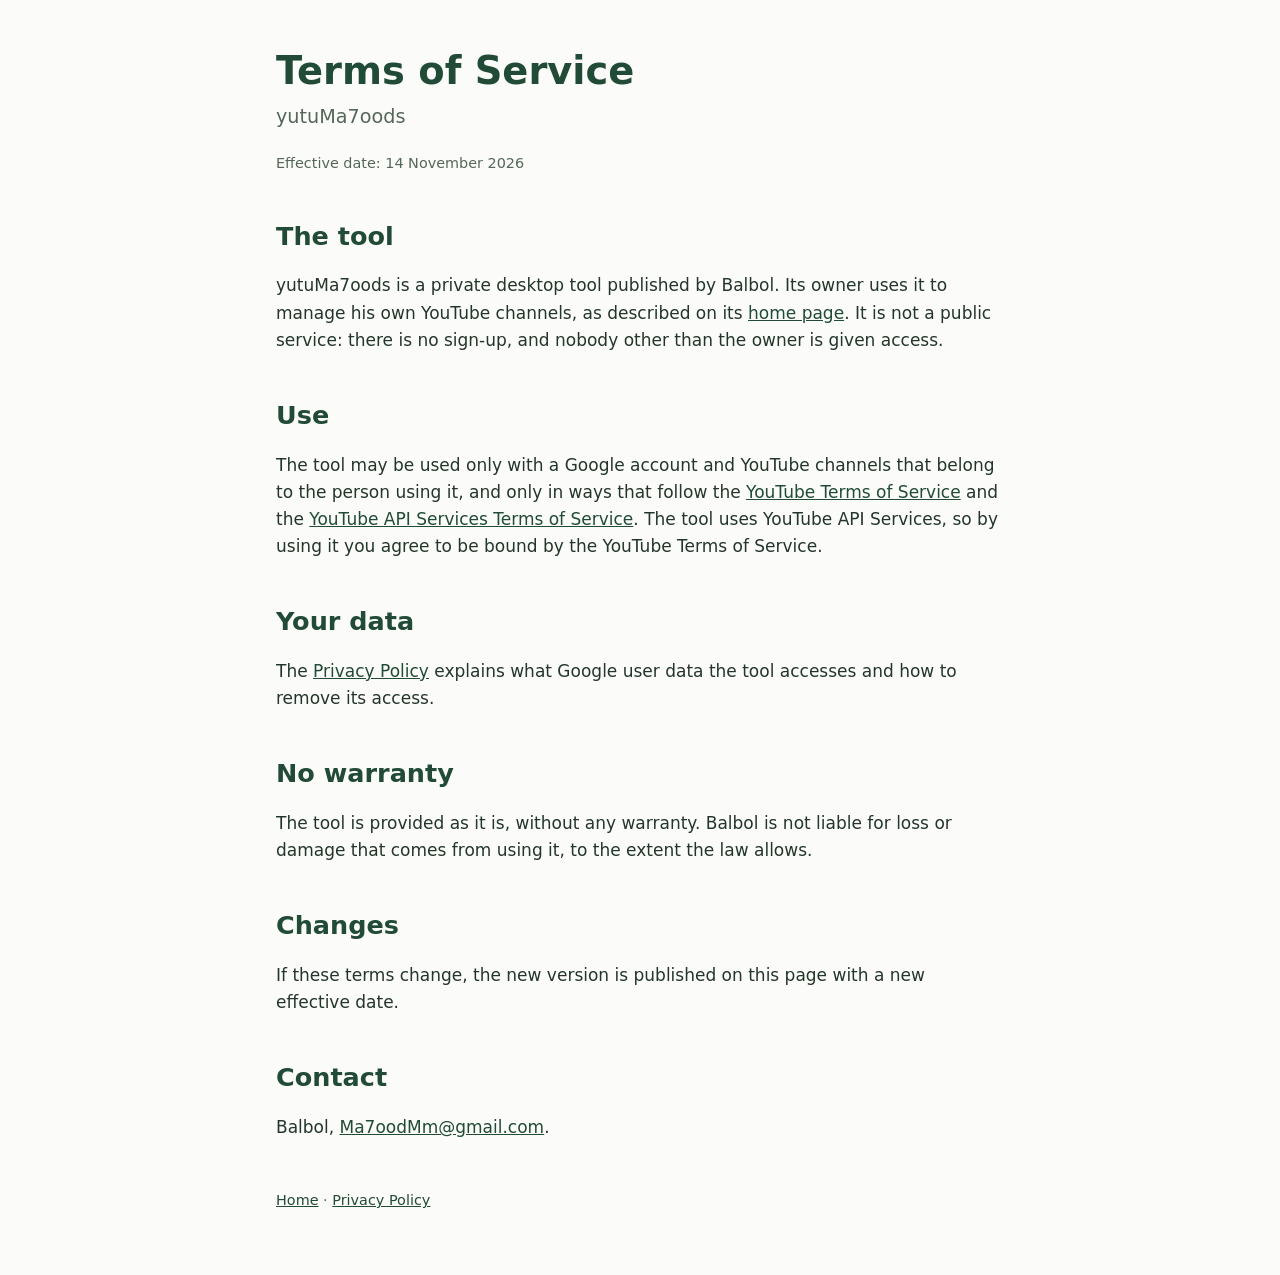
<file: channel-tools/terms.html>
<!doctype html>
<html lang="en">
  <head>
    <meta charset="utf-8" />
    <meta name="viewport" content="width=device-width,initial-scale=1" />
    <title>Terms of Service - yutuMa7oods</title>
    <meta
      name="description"
      content="Terms of Service of yutuMa7oods, a private tool for managing the owner's own YouTube channels."
    />
    <link rel="stylesheet" href="style.css" />
  </head>
  <body>
    <header>
      <h1>Terms of Service</h1>
      <p class="lead">yutuMa7oods</p>
      <p class="note">Effective date: 14 November 2026</p>
    </header>

    <main>
      <h2>The tool</h2>
      <p>
        yutuMa7oods is a private desktop tool published by Balbol. Its owner
        uses it to manage his own YouTube channels, as described on its
        <a href="./">home page</a>. It is not a public service: there is no
        sign-up, and nobody other than the owner is given access.
      </p>

      <h2>Use</h2>
      <p>
        The tool may be used only with a Google account and YouTube channels
        that belong to the person using it, and only in ways that follow the
        <a href="https://www.youtube.com/t/terms">YouTube Terms of Service</a>
        and the
        <a href="https://developers.google.com/youtube/terms/api-services-terms-of-service"
          >YouTube API Services Terms of Service</a
        >. The tool uses YouTube API Services, so by using it you agree to be
        bound by the YouTube Terms of Service.
      </p>

      <h2>Your data</h2>
      <p>
        The <a href="privacy.html">Privacy Policy</a> explains what Google user
        data the tool accesses and how to remove its access.
      </p>

      <h2>No warranty</h2>
      <p>
        The tool is provided as it is, without any warranty. Balbol is not
        liable for loss or damage that comes from using it, to the extent the
        law allows.
      </p>

      <h2>Changes</h2>
      <p>
        If these terms change, the new version is published on this page with
        a new effective date.
      </p>

      <h2>Contact</h2>
      <p>
        Balbol,
        <a href="mailto:Ma7oodMm@gmail.com">Ma7oodMm@gmail.com</a>.
      </p>
    </main>

    <footer>
      <p>
        <a href="./">Home</a> · <a href="privacy.html">Privacy Policy</a>
      </p>
    </footer>
  </body>
</html>
</file>
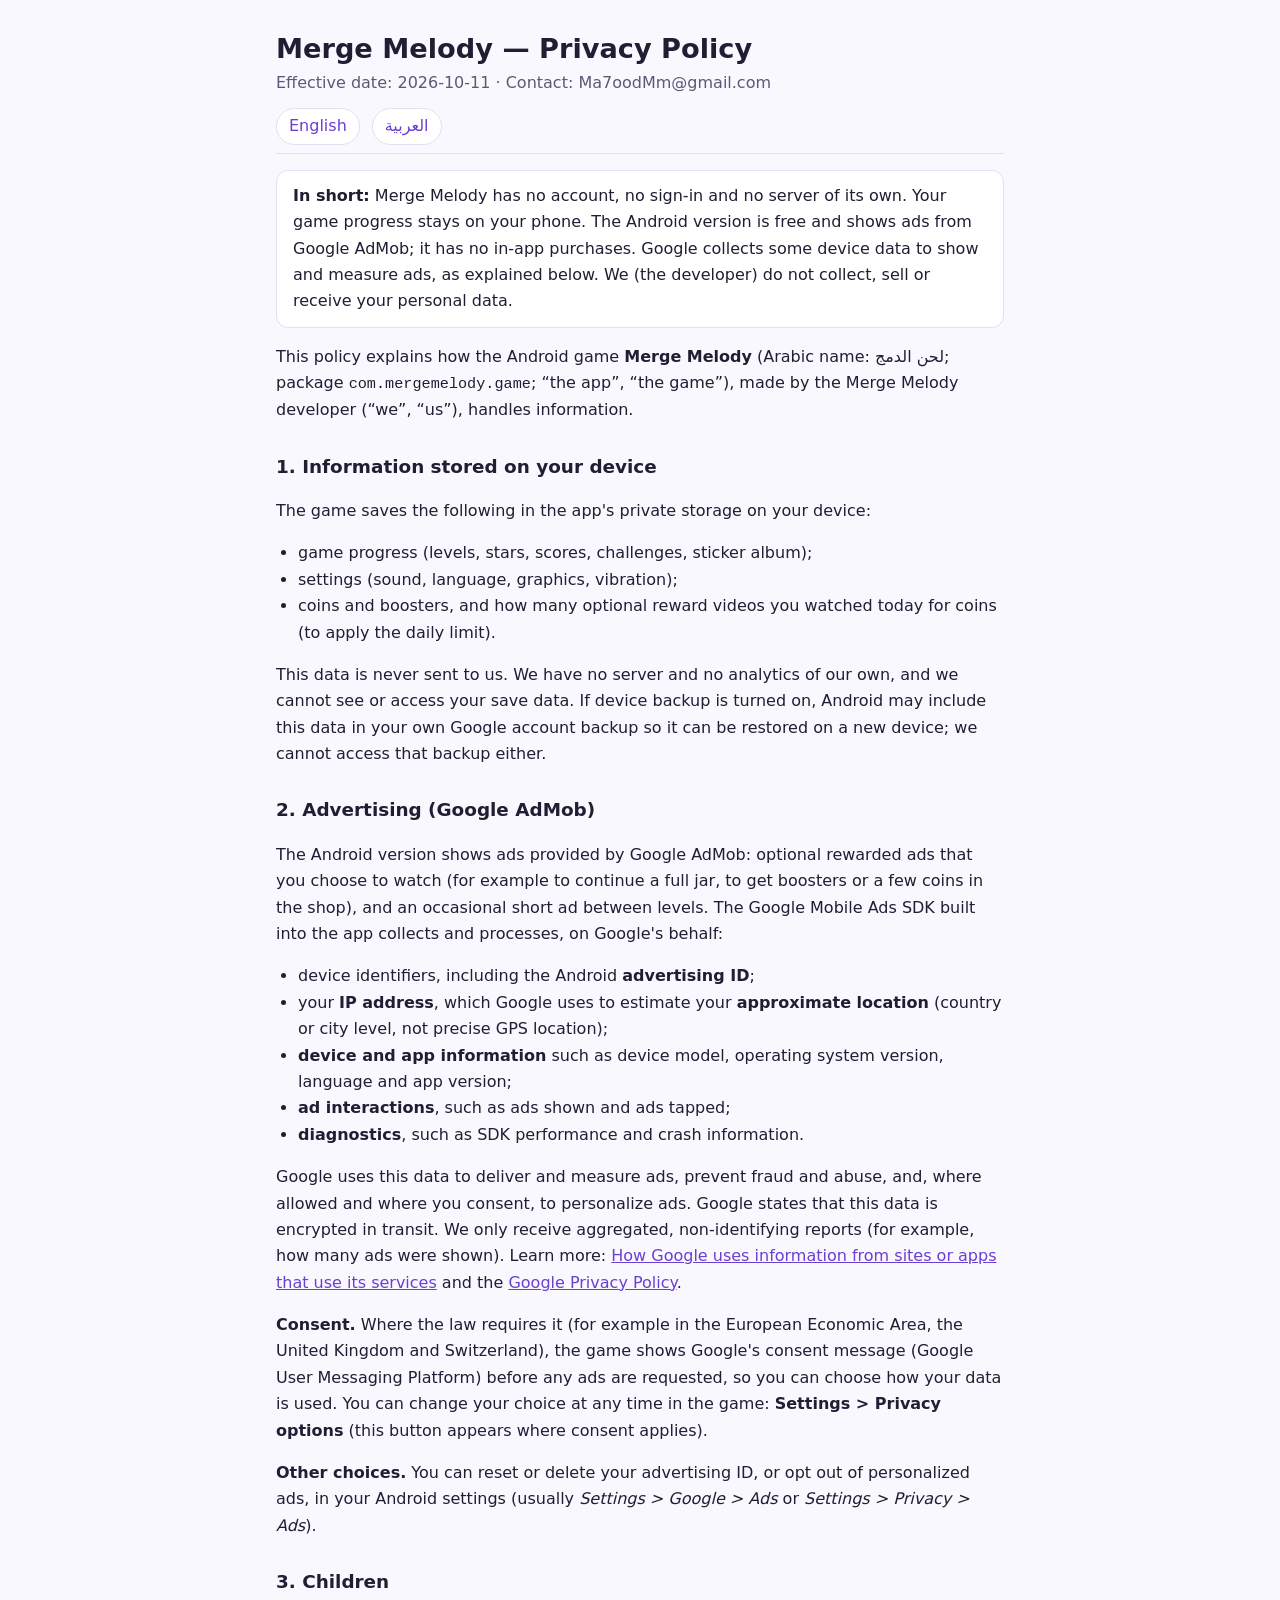
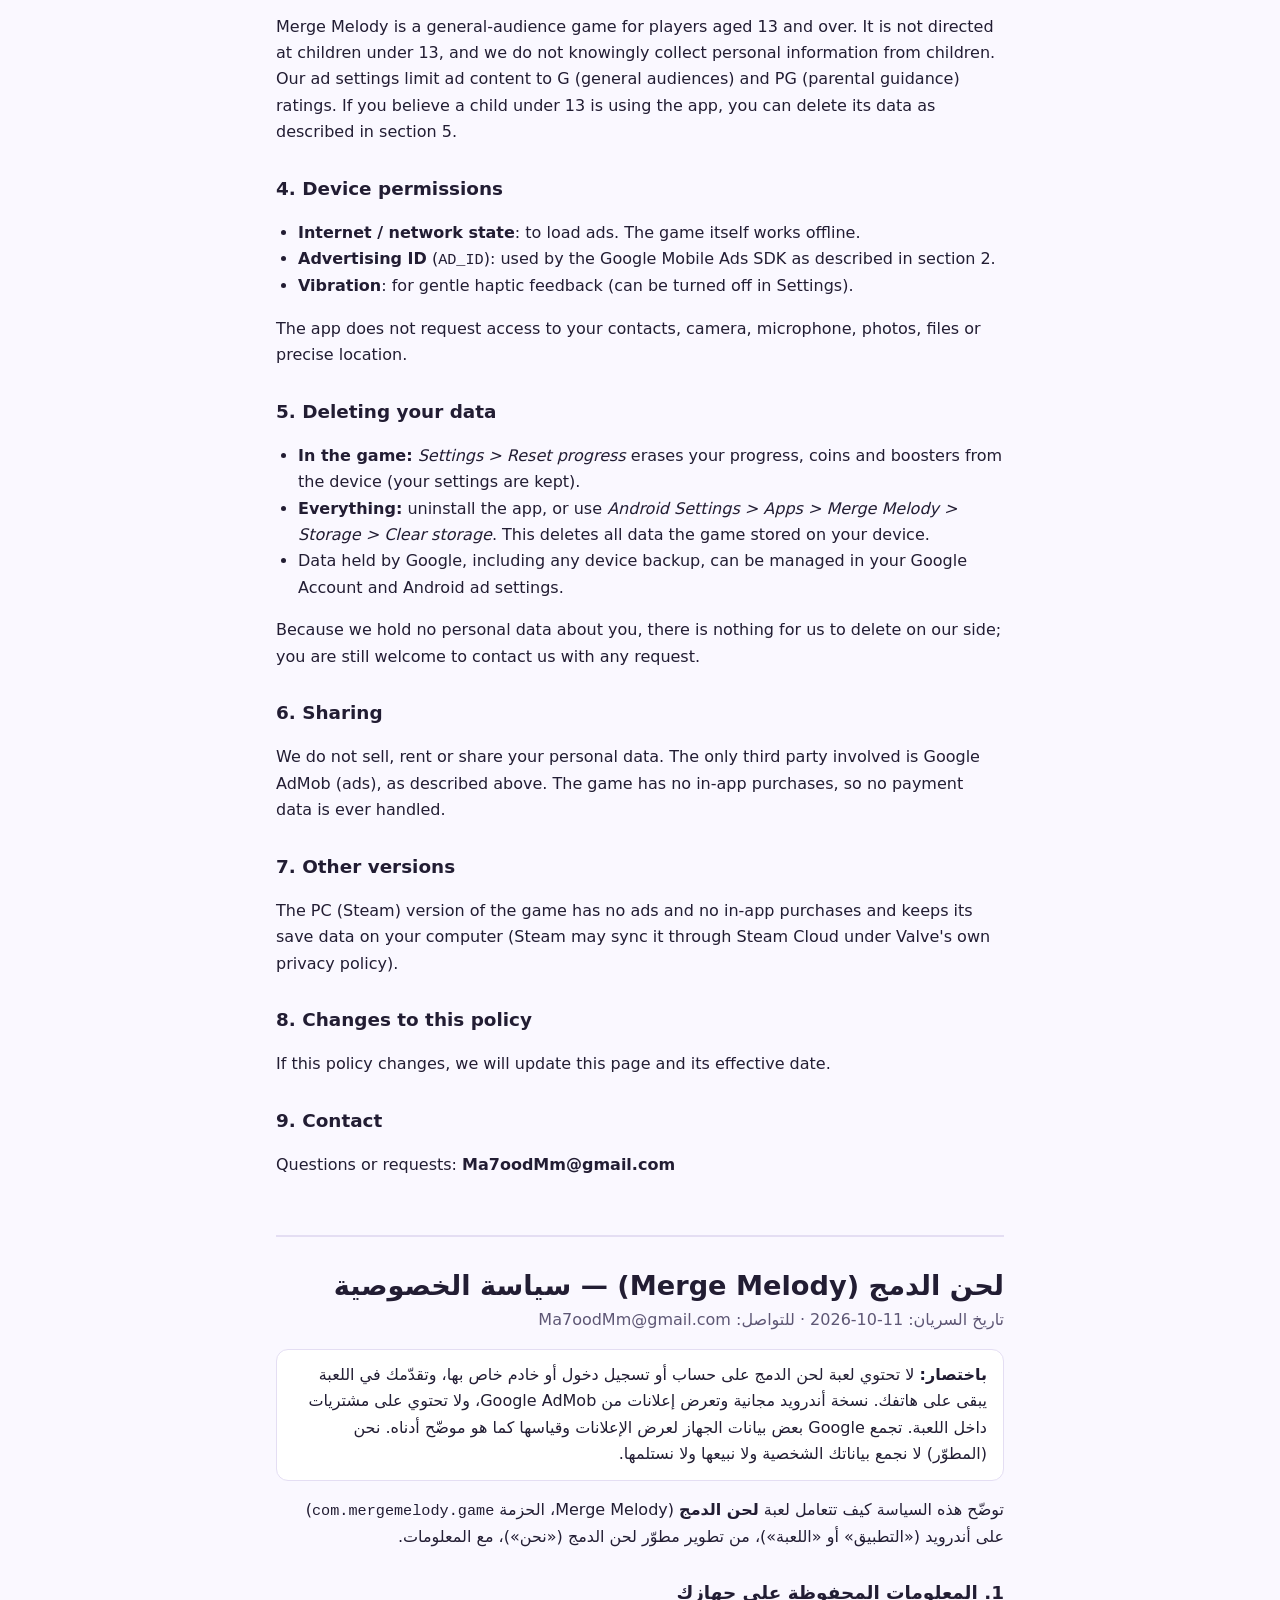
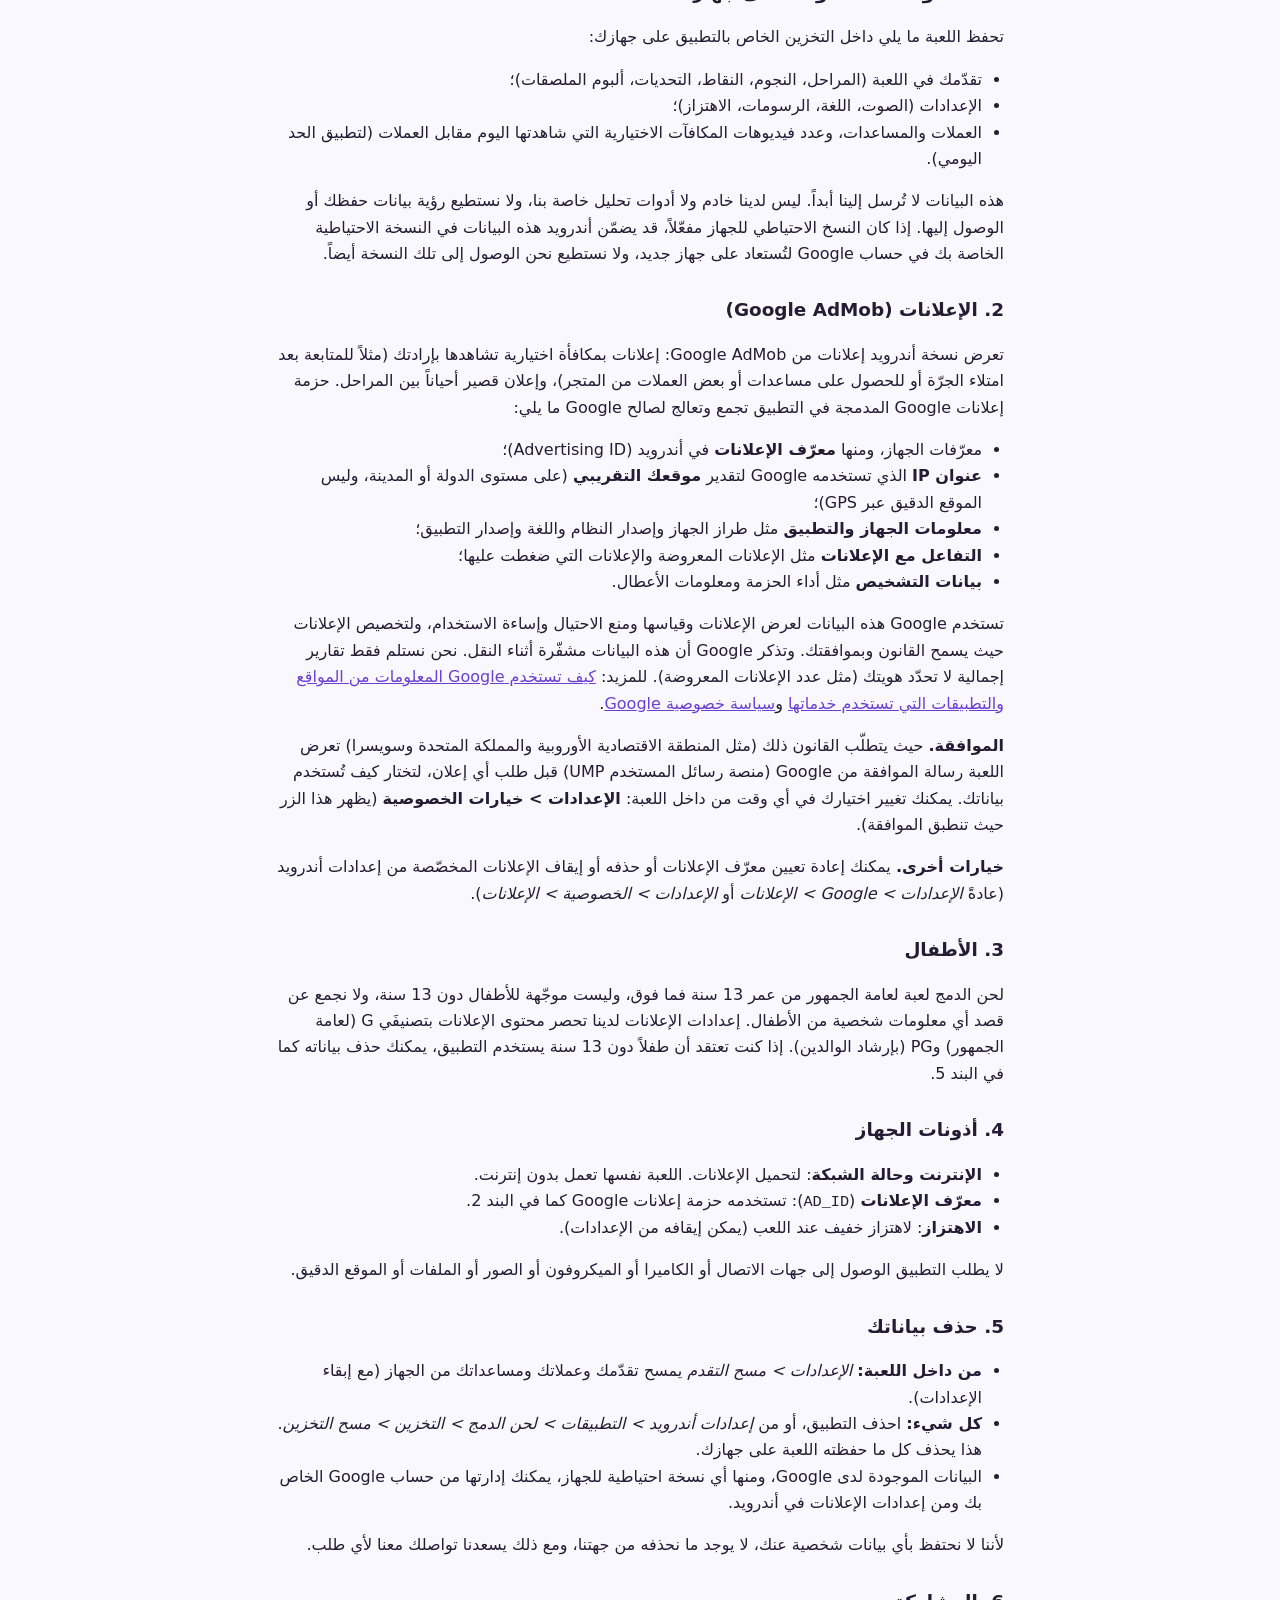
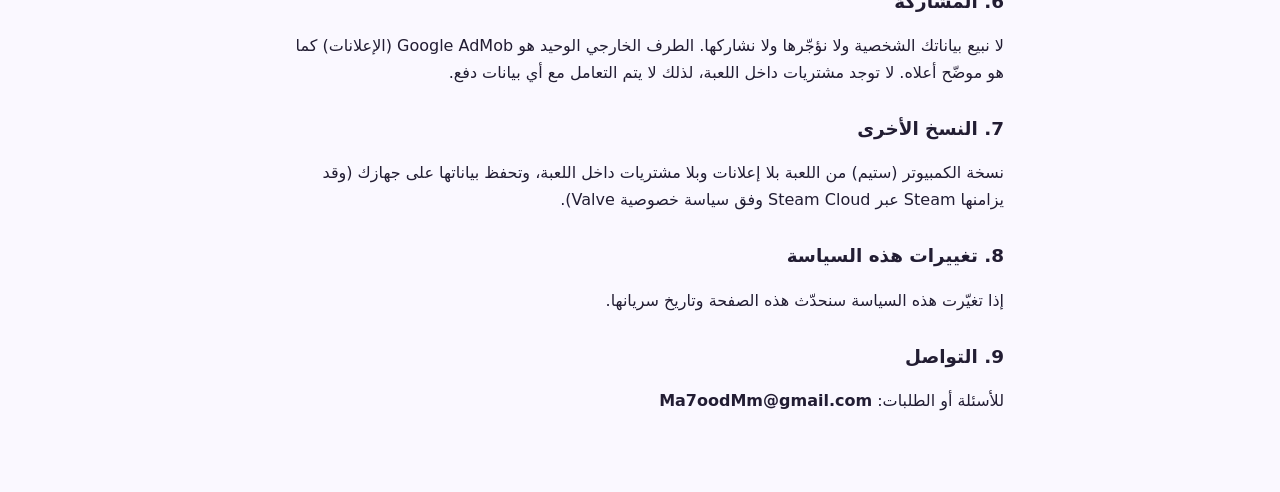
<file: merge-melody/privacy.html>
<!doctype html>
<html lang="en">
<head>
<meta charset="utf-8">
<meta name="viewport" content="width=device-width, initial-scale=1">
<title>Merge Melody Privacy Policy</title>
<meta name="description" content="Privacy policy for the Merge Melody game on Android (English and Arabic).">
<style>
  :root { --bg: #faf8ff; --fg: #221d33; --muted: #5e5775; --card: #ffffff; --line: #e4def3; --accent: #6a3fd1; }
  @media (prefers-color-scheme: dark) { :root { --bg: #15121f; --fg: #ece8f7; --muted: #aaa2c2; --card: #1e1a2c; --line: #332c48; --accent: #b79bff; } }
  * { box-sizing: border-box; }
  body { margin: 0; background: var(--bg); color: var(--fg); font: 16px/1.65 system-ui, -apple-system, "Segoe UI", Roboto, "Noto Sans", "Noto Sans Arabic", Tahoma, Arial, sans-serif; }
  main { max-width: 760px; margin: 0 auto; padding: 24px 16px 64px; }
  header { padding-bottom: 8px; border-bottom: 1px solid var(--line); margin-bottom: 8px; }
  h1 { font-size: 1.7rem; line-height: 1.25; margin: 8px 0 4px; }
  h2 { font-size: 1.15rem; margin: 28px 0 6px; }
  p, li { overflow-wrap: anywhere; }
  ul { padding-inline-start: 22px; }
  a { color: var(--accent); }
  .meta { color: var(--muted); margin: 0; }
  .lang { display: flex; gap: 12px; margin: 12px 0 0; }
  .lang a { padding: 4px 12px; border: 1px solid var(--line); border-radius: 999px; text-decoration: none; background: var(--card); }
  .box { background: var(--card); border: 1px solid var(--line); border-radius: 12px; padding: 12px 16px; margin: 16px 0; }
  section[lang="ar"] { direction: rtl; text-align: right; margin-top: 56px; padding-top: 24px; border-top: 2px solid var(--line); }
  code { font-size: .95em; }
</style>
</head>
<body>
<main>
<header>
  <h1>Merge Melody — Privacy Policy</h1>
  <p class="meta">Effective date: 2026-10-11 · Contact: Ma7oodMm@gmail.com</p>
  <nav class="lang"><a href="#en">English</a><a href="#ar" lang="ar">العربية</a></nav>
</header>

<section id="en" lang="en">
  <div class="box">
    <strong>In short:</strong> Merge Melody has no account, no sign-in and no server of its own. Your game progress stays on your phone.
    The Android version is free and shows ads from Google AdMob; it has no in-app purchases. Google collects some
    device data to show and measure ads, as explained below. We (the developer) do not collect, sell or receive your personal data.
  </div>

  <p>This policy explains how the Android game <strong>Merge Melody</strong> (Arabic name: <span lang="ar">لحن الدمج</span>; package <code>com.mergemelody.game</code>; “the app”, “the game”), made by the Merge Melody developer (“we”, “us”), handles information.</p>

  <h2>1. Information stored on your device</h2>
  <p>The game saves the following in the app's private storage on your device:</p>
  <ul>
    <li>game progress (levels, stars, scores, challenges, sticker album);</li>
    <li>settings (sound, language, graphics, vibration);</li>
    <li>coins and boosters, and how many optional reward videos you watched today for coins (to apply the daily limit).</li>
  </ul>
  <p>This data is never sent to us. We have no server and no analytics of our own, and we cannot see or access your save data. If device backup is turned on, Android may include this data in your own Google account backup so it can be restored on a new device; we cannot access that backup either.</p>

  <h2>2. Advertising (Google AdMob)</h2>
  <p>The Android version shows ads provided by Google AdMob: optional rewarded ads that you choose to watch (for example to continue a full jar, to get boosters or a few coins in the shop), and an occasional short ad between levels. The Google Mobile Ads SDK built into the app collects and processes, on Google's behalf:</p>
  <ul>
    <li>device identifiers, including the Android <strong>advertising ID</strong>;</li>
    <li>your <strong>IP address</strong>, which Google uses to estimate your <strong>approximate location</strong> (country or city level, not precise GPS location);</li>
    <li><strong>device and app information</strong> such as device model, operating system version, language and app version;</li>
    <li><strong>ad interactions</strong>, such as ads shown and ads tapped;</li>
    <li><strong>diagnostics</strong>, such as SDK performance and crash information.</li>
  </ul>
  <p>Google uses this data to deliver and measure ads, prevent fraud and abuse, and, where allowed and where you consent, to personalize ads. Google states that this data is encrypted in transit. We only receive aggregated, non-identifying reports (for example, how many ads were shown). Learn more: <a href="https://policies.google.com/technologies/partner-sites">How Google uses information from sites or apps that use its services</a> and the <a href="https://policies.google.com/privacy">Google Privacy Policy</a>.</p>
  <p><strong>Consent.</strong> Where the law requires it (for example in the European Economic Area, the United Kingdom and Switzerland), the game shows Google's consent message (Google User Messaging Platform) before any ads are requested, so you can choose how your data is used. You can change your choice at any time in the game: <strong>Settings &gt; Privacy options</strong> (this button appears where consent applies).</p>
  <p><strong>Other choices.</strong> You can reset or delete your advertising ID, or opt out of personalized ads, in your Android settings (usually <em>Settings &gt; Google &gt; Ads</em> or <em>Settings &gt; Privacy &gt; Ads</em>).</p>

  <h2>3. Children</h2>
  <p>Merge Melody is a general-audience game for players aged 13 and over. It is not directed at children under 13, and we do not knowingly collect personal information from children. Our ad settings limit ad content to G (general audiences) and PG (parental guidance) ratings. If you believe a child under 13 is using the app, you can delete its data as described in section 5.</p>

  <h2>4. Device permissions</h2>
  <ul>
    <li><strong>Internet / network state</strong>: to load ads. The game itself works offline.</li>
    <li><strong>Advertising ID</strong> (<code>AD_ID</code>): used by the Google Mobile Ads SDK as described in section 2.</li>
    <li><strong>Vibration</strong>: for gentle haptic feedback (can be turned off in Settings).</li>
  </ul>
  <p>The app does not request access to your contacts, camera, microphone, photos, files or precise location.</p>

  <h2>5. Deleting your data</h2>
  <ul>
    <li><strong>In the game:</strong> <em>Settings &gt; Reset progress</em> erases your progress, coins and boosters from the device (your settings are kept).</li>
    <li><strong>Everything:</strong> uninstall the app, or use <em>Android Settings &gt; Apps &gt; Merge Melody &gt; Storage &gt; Clear storage</em>. This deletes all data the game stored on your device.</li>
    <li>Data held by Google, including any device backup, can be managed in your Google Account and Android ad settings.</li>
  </ul>
  <p>Because we hold no personal data about you, there is nothing for us to delete on our side; you are still welcome to contact us with any request.</p>

  <h2>6. Sharing</h2>
  <p>We do not sell, rent or share your personal data. The only third party involved is Google AdMob (ads), as described above. The game has no in-app purchases, so no payment data is ever handled.</p>

  <h2>7. Other versions</h2>
  <p>The PC (Steam) version of the game has no ads and no in-app purchases and keeps its save data on your computer (Steam may sync it through Steam Cloud under Valve's own privacy policy).</p>

  <h2>8. Changes to this policy</h2>
  <p>If this policy changes, we will update this page and its effective date.</p>

  <h2>9. Contact</h2>
  <p>Questions or requests: <strong>Ma7oodMm@gmail.com</strong></p>
</section>

<section id="ar" lang="ar">
  <h1>لحن الدمج (<bdi dir="ltr">Merge Melody</bdi>) — سياسة الخصوصية</h1>
  <p class="meta">تاريخ السريان: <bdi dir="ltr">2026-10-11</bdi> · للتواصل: <bdi dir="ltr">Ma7oodMm@gmail.com</bdi></p>

  <div class="box">
    <strong>باختصار:</strong> لا تحتوي لعبة لحن الدمج على حساب أو تسجيل دخول أو خادم خاص بها، وتقدّمك في اللعبة يبقى على هاتفك.
    نسخة أندرويد مجانية وتعرض إعلانات من Google AdMob، ولا تحتوي على مشتريات داخل اللعبة. تجمع Google بعض بيانات الجهاز لعرض الإعلانات وقياسها
    كما هو موضّح أدناه. نحن (المطوّر) لا نجمع بياناتك الشخصية ولا نبيعها ولا نستلمها.
  </div>

  <p>توضّح هذه السياسة كيف تتعامل لعبة <strong>لحن الدمج</strong> (<bdi dir="ltr">Merge Melody</bdi>، الحزمة <bdi dir="ltr"><code>com.mergemelody.game</code></bdi>) على أندرويد («التطبيق» أو «اللعبة»)، من تطوير مطوّر لحن الدمج («نحن»)، مع المعلومات.</p>

  <h2>1. المعلومات المحفوظة على جهازك</h2>
  <p>تحفظ اللعبة ما يلي داخل التخزين الخاص بالتطبيق على جهازك:</p>
  <ul>
    <li>تقدّمك في اللعبة (المراحل، النجوم، النقاط، التحديات، ألبوم الملصقات)؛</li>
    <li>الإعدادات (الصوت، اللغة، الرسومات، الاهتزاز)؛</li>
    <li>العملات والمساعدات، وعدد فيديوهات المكافآت الاختيارية التي شاهدتها اليوم مقابل العملات (لتطبيق الحد اليومي).</li>
  </ul>
  <p>هذه البيانات لا تُرسل إلينا أبداً. ليس لدينا خادم ولا أدوات تحليل خاصة بنا، ولا نستطيع رؤية بيانات حفظك أو الوصول إليها. إذا كان النسخ الاحتياطي للجهاز مفعّلاً، قد يضمّن أندرويد هذه البيانات في النسخة الاحتياطية الخاصة بك في حساب Google لتُستعاد على جهاز جديد، ولا نستطيع نحن الوصول إلى تلك النسخة أيضاً.</p>

  <h2>2. الإعلانات (Google AdMob)</h2>
  <p>تعرض نسخة أندرويد إعلانات من Google AdMob: إعلانات بمكافأة اختيارية تشاهدها بإرادتك (مثلاً للمتابعة بعد امتلاء الجرّة أو للحصول على مساعدات أو بعض العملات من المتجر)، وإعلان قصير أحياناً بين المراحل. حزمة إعلانات Google المدمجة في التطبيق تجمع وتعالج لصالح Google ما يلي:</p>
  <ul>
    <li>معرّفات الجهاز، ومنها <strong>معرّف الإعلانات</strong> في أندرويد (Advertising ID)؛</li>
    <li><strong>عنوان IP</strong> الذي تستخدمه Google لتقدير <strong>موقعك التقريبي</strong> (على مستوى الدولة أو المدينة، وليس الموقع الدقيق عبر GPS)؛</li>
    <li><strong>معلومات الجهاز والتطبيق</strong> مثل طراز الجهاز وإصدار النظام واللغة وإصدار التطبيق؛</li>
    <li><strong>التفاعل مع الإعلانات</strong> مثل الإعلانات المعروضة والإعلانات التي ضغطت عليها؛</li>
    <li><strong>بيانات التشخيص</strong> مثل أداء الحزمة ومعلومات الأعطال.</li>
  </ul>
  <p>تستخدم Google هذه البيانات لعرض الإعلانات وقياسها ومنع الاحتيال وإساءة الاستخدام، ولتخصيص الإعلانات حيث يسمح القانون وبموافقتك. وتذكر Google أن هذه البيانات مشفّرة أثناء النقل. نحن نستلم فقط تقارير إجمالية لا تحدّد هويتك (مثل عدد الإعلانات المعروضة). للمزيد: <a href="https://policies.google.com/technologies/partner-sites">كيف تستخدم Google المعلومات من المواقع والتطبيقات التي تستخدم خدماتها</a> و<a href="https://policies.google.com/privacy">سياسة خصوصية Google</a>.</p>
  <p><strong>الموافقة.</strong> حيث يتطلّب القانون ذلك (مثل المنطقة الاقتصادية الأوروبية والمملكة المتحدة وسويسرا) تعرض اللعبة رسالة الموافقة من Google (منصة رسائل المستخدم UMP) قبل طلب أي إعلان، لتختار كيف تُستخدم بياناتك. يمكنك تغيير اختيارك في أي وقت من داخل اللعبة: <strong>الإعدادات &gt; خيارات الخصوصية</strong> (يظهر هذا الزر حيث تنطبق الموافقة).</p>
  <p><strong>خيارات أخرى.</strong> يمكنك إعادة تعيين معرّف الإعلانات أو حذفه أو إيقاف الإعلانات المخصّصة من إعدادات أندرويد (عادةً <em>الإعدادات &gt; Google &gt; الإعلانات</em> أو <em>الإعدادات &gt; الخصوصية &gt; الإعلانات</em>).</p>

  <h2>3. الأطفال</h2>
  <p>لحن الدمج لعبة لعامة الجمهور من عمر 13 سنة فما فوق، وليست موجّهة للأطفال دون 13 سنة، ولا نجمع عن قصد أي معلومات شخصية من الأطفال. إعدادات الإعلانات لدينا تحصر محتوى الإعلانات بتصنيفَي G (لعامة الجمهور) وPG (بإرشاد الوالدين). إذا كنت تعتقد أن طفلاً دون 13 سنة يستخدم التطبيق، يمكنك حذف بياناته كما في البند 5.</p>

  <h2>4. أذونات الجهاز</h2>
  <ul>
    <li><strong>الإنترنت وحالة الشبكة</strong>: لتحميل الإعلانات. اللعبة نفسها تعمل بدون إنترنت.</li>
    <li><strong>معرّف الإعلانات</strong> (<code>AD_ID</code>): تستخدمه حزمة إعلانات Google كما في البند 2.</li>
    <li><strong>الاهتزاز</strong>: لاهتزاز خفيف عند اللعب (يمكن إيقافه من الإعدادات).</li>
  </ul>
  <p>لا يطلب التطبيق الوصول إلى جهات الاتصال أو الكاميرا أو الميكروفون أو الصور أو الملفات أو الموقع الدقيق.</p>

  <h2>5. حذف بياناتك</h2>
  <ul>
    <li><strong>من داخل اللعبة:</strong> <em>الإعدادات &gt; مسح التقدم</em> يمسح تقدّمك وعملاتك ومساعداتك من الجهاز (مع إبقاء الإعدادات).</li>
    <li><strong>كل شيء:</strong> احذف التطبيق، أو من <em>إعدادات أندرويد &gt; التطبيقات &gt; لحن الدمج &gt; التخزين &gt; مسح التخزين</em>. هذا يحذف كل ما حفظته اللعبة على جهازك.</li>
    <li>البيانات الموجودة لدى Google، ومنها أي نسخة احتياطية للجهاز، يمكنك إدارتها من حساب Google الخاص بك ومن إعدادات الإعلانات في أندرويد.</li>
  </ul>
  <p>لأننا لا نحتفظ بأي بيانات شخصية عنك، لا يوجد ما نحذفه من جهتنا، ومع ذلك يسعدنا تواصلك معنا لأي طلب.</p>

  <h2>6. المشاركة</h2>
  <p>لا نبيع بياناتك الشخصية ولا نؤجّرها ولا نشاركها. الطرف الخارجي الوحيد هو Google AdMob (الإعلانات) كما هو موضّح أعلاه. لا توجد مشتريات داخل اللعبة، لذلك لا يتم التعامل مع أي بيانات دفع.</p>

  <h2>7. النسخ الأخرى</h2>
  <p>نسخة الكمبيوتر (ستيم) من اللعبة بلا إعلانات وبلا مشتريات داخل اللعبة، وتحفظ بياناتها على جهازك (وقد يزامنها Steam عبر Steam Cloud وفق سياسة خصوصية Valve).</p>

  <h2>8. تغييرات هذه السياسة</h2>
  <p>إذا تغيّرت هذه السياسة سنحدّث هذه الصفحة وتاريخ سريانها.</p>

  <h2>9. التواصل</h2>
  <p>للأسئلة أو الطلبات: <strong><bdi dir="ltr">Ma7oodMm@gmail.com</bdi></strong></p>
</section>
</main>
</body>
</html>
</file>
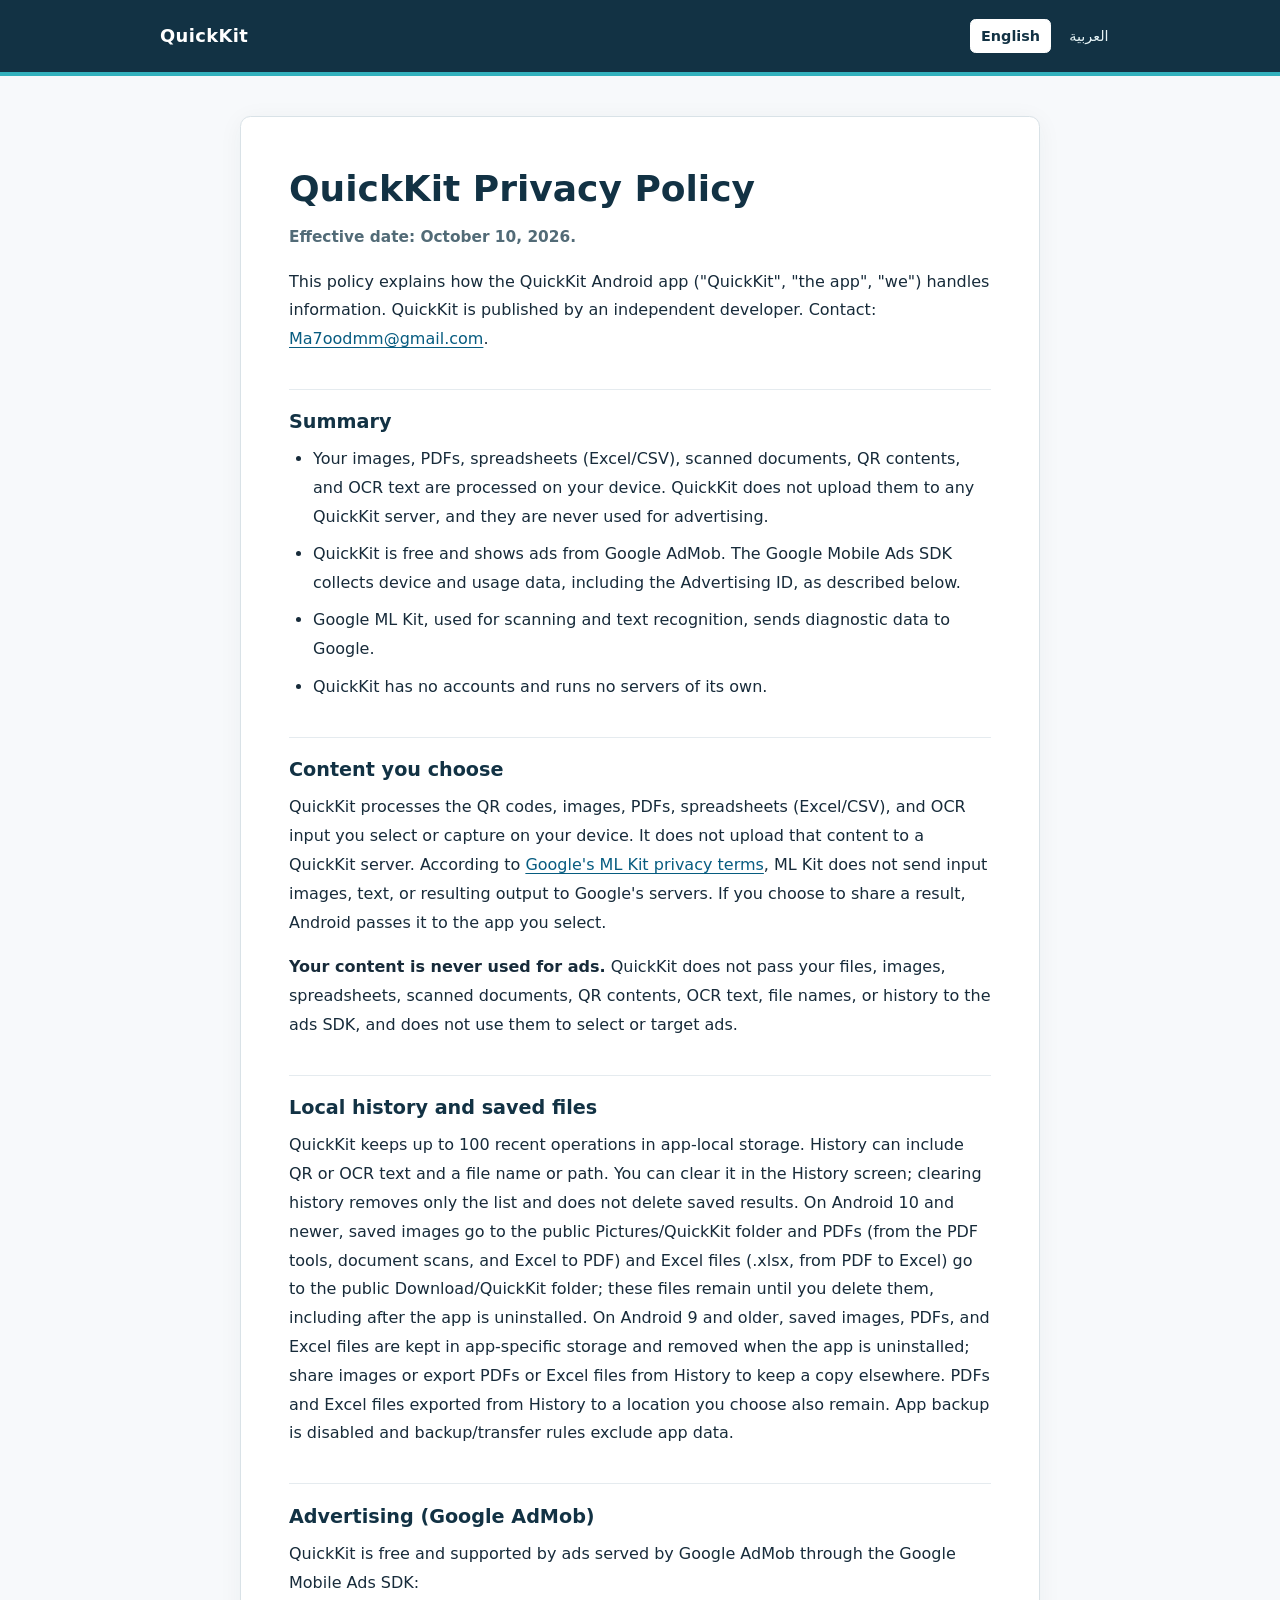
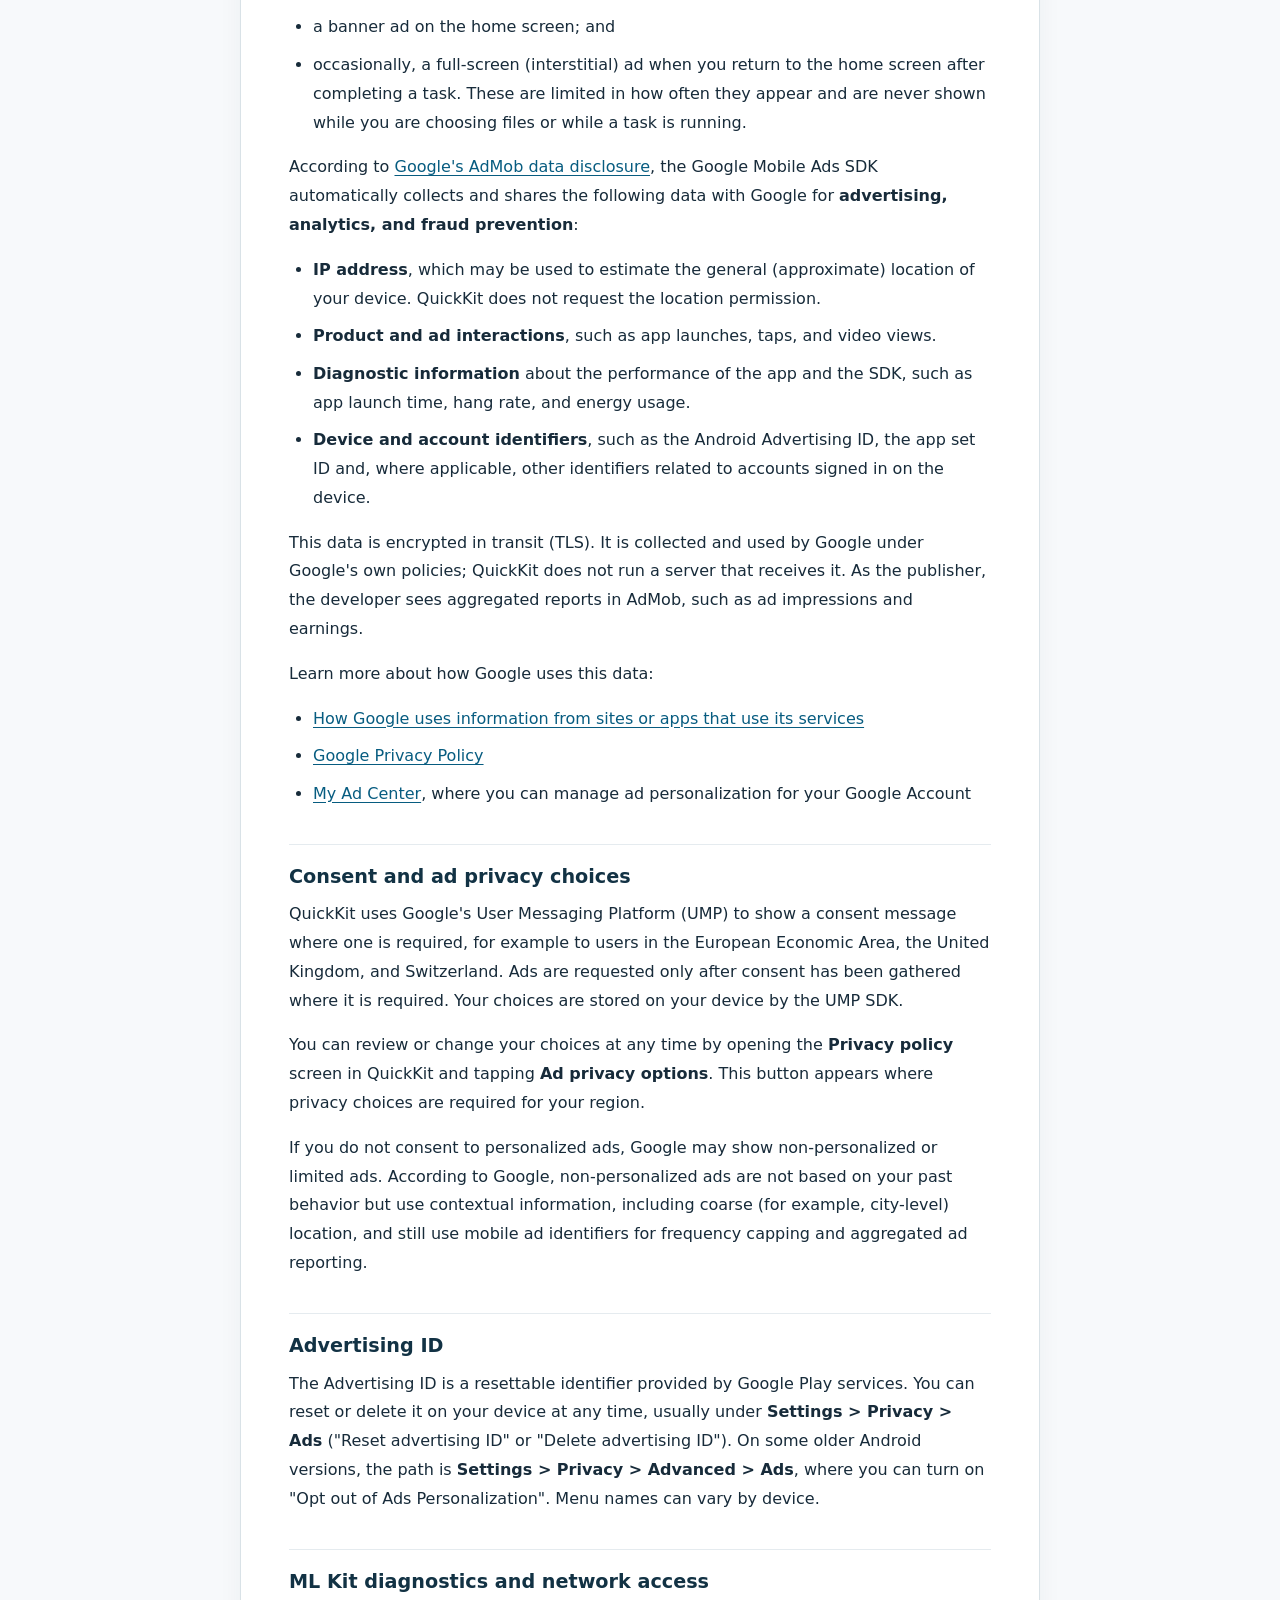
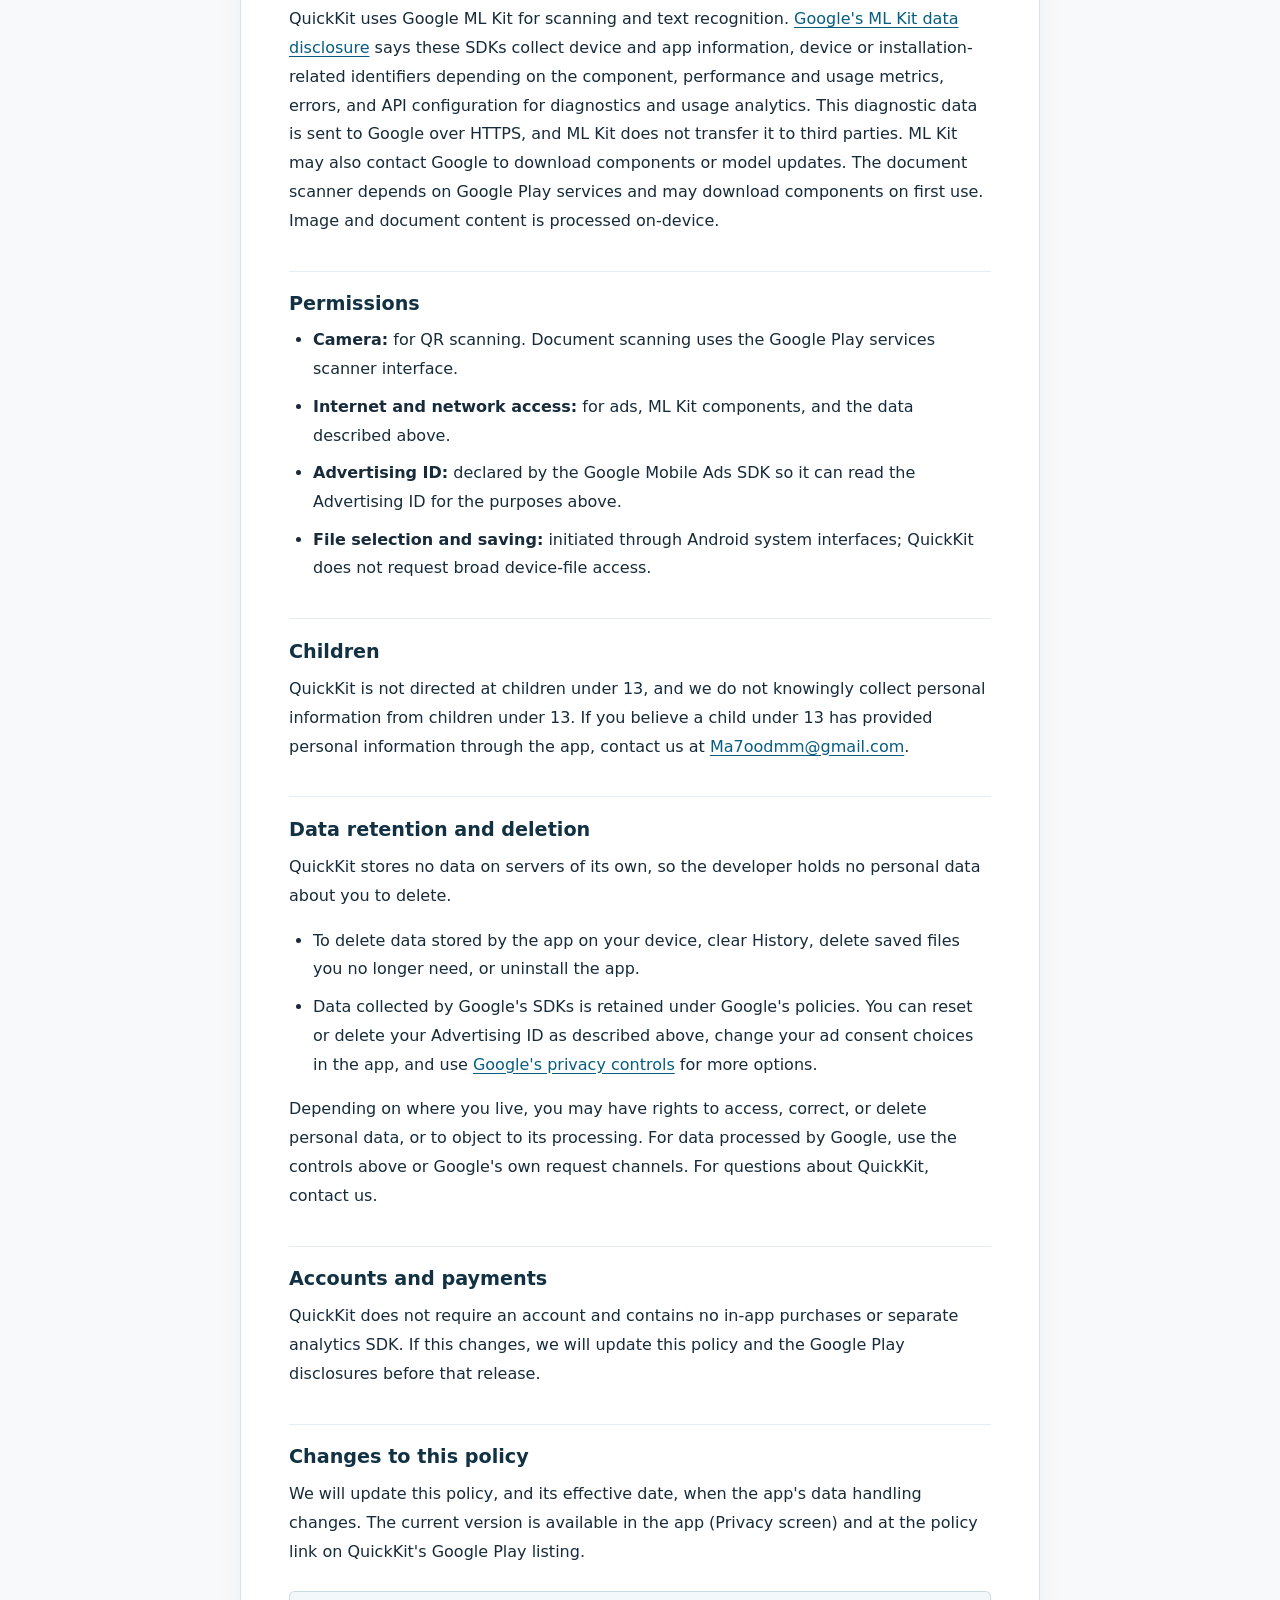
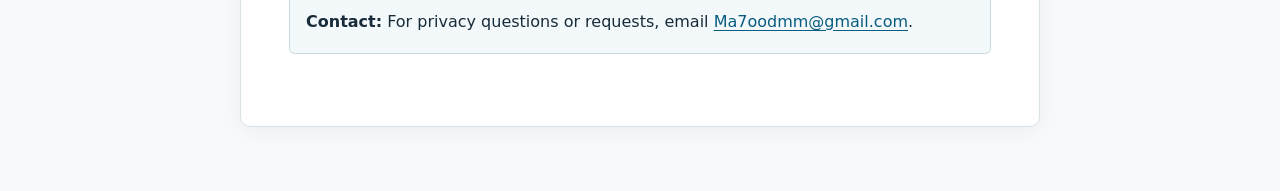
<file: quickkit/privacy.html>
<!doctype html>
<html lang="en" dir="ltr">
<head>
  <meta charset="utf-8">
  <meta name="viewport" content="width=device-width, initial-scale=1">
  <meta name="color-scheme" content="light">
  <title>QuickKit Privacy Policy | سياسة خصوصية QuickKit</title>
  <meta name="description" content="QuickKit privacy policy: on-device file processing, Google AdMob ads and consent, Advertising ID, and ML Kit diagnostics. English and Arabic.">
  <script>
    (function () {
      var language = location.hash === '#ar' ? 'ar' : 'en';
      document.documentElement.dataset.language = language;
      document.documentElement.lang = language;
      document.documentElement.dir = language === 'ar' ? 'rtl' : 'ltr';
    }());
  </script>
  <style>
    :root {
      color-scheme: light;
      font-family: system-ui, -apple-system, "Segoe UI", Tahoma, sans-serif;
      line-height: 1.8;
      background: #f7f9fb;
      color: #172b3a;
    }

    * { box-sizing: border-box; }

    body { margin: 0; }

    a { color: #075c80; text-underline-offset: 0.18em; }
    a:hover { color: #053f59; }
    a:focus-visible { outline: 3px solid #e0a43a; outline-offset: 3px; border-radius: 2px; }

    .site-header {
      background: #123244;
      color: #fff;
      border-bottom: 4px solid #32b1bd;
    }

    .header-inner {
      width: min(100% - 2rem, 960px);
      margin-inline: auto;
      min-height: 4.5rem;
      display: flex;
      align-items: center;
      justify-content: space-between;
      gap: 1rem;
    }

    .brand {
      font-size: 1.12rem;
      font-weight: 800;
      letter-spacing: 0.02em;
      direction: ltr;
    }

    .language-nav {
      display: flex;
      align-items: center;
      gap: 0.4rem;
      font-size: 0.9rem;
      line-height: 1.3;
    }

    .language-nav a {
      color: #e5f3f5;
      padding: 0.4rem 0.65rem;
      text-decoration: none;
      border: 1px solid transparent;
      border-radius: 0.35rem;
    }

    .language-nav a[aria-current="page"] {
      background: #fff;
      border-color: #fff;
      color: #123244;
      font-weight: 700;
    }

    main {
      width: min(100% - 2rem, 800px);
      margin: 2.5rem auto 4rem;
    }

    article {
      background: #fff;
      border: 1px solid #d9e2e7;
      border-radius: 0.65rem;
      padding: clamp(1.25rem, 4vw, 3rem);
      box-shadow: 0 4px 24px rgba(18, 50, 68, 0.05);
      overflow-wrap: break-word;
    }

    article + article { margin-top: 2rem; }
    html[data-language="ar"] #en,
    html[data-language="en"] #ar { display: none; }

    h1, h2 { color: #123244; line-height: 1.35; }
    h1 { font-size: clamp(1.7rem, 5vw, 2.25rem); margin: 0 0 0.6rem; }
    h2 { font-size: 1.2rem; margin: 2.2rem 0 0.6rem; padding-block-start: 1.2rem; border-top: 1px solid #e5ebef; }
    p { margin: 0.65rem 0 1rem; }
    ul { margin: 0.5rem 0 1rem; padding-inline-start: 1.5rem; }
    li + li { margin-block-start: 0.55rem; }

    .updated { color: #526b77; font-size: 0.96rem; }
    .contact-note {
      margin-block: 1.5rem;
      padding: 1rem;
      border: 1px solid #c9dbe2;
      background: #f3f9fa;
      border-radius: 0.35rem;
    }

    @media (max-width: 480px) {
      .header-inner { width: min(100% - 1.5rem, 960px); min-height: 4rem; }
      .language-nav a { padding: 0.35rem 0.5rem; }
      main { width: min(100% - 1rem, 800px); margin-block: 1rem 2rem; }
      article { border-radius: 0.4rem; }
    }
  </style>
</head>
<body>
  <header class="site-header">
    <div class="header-inner">
      <div class="brand">QuickKit</div>
      <nav class="language-nav" aria-label="Language / اللغة">
        <a href="#en" lang="en" hreflang="en" data-lang-link="en">English</a>
        <a href="#ar" lang="ar" hreflang="ar" data-lang-link="ar">العربية</a>
      </nav>
    </div>
  </header>

  <main>
    <article id="en" lang="en" dir="ltr" aria-labelledby="en-title">
      <h1 id="en-title">QuickKit Privacy Policy</h1>
      <p class="updated"><strong>Effective date: October 10, 2026.</strong></p>
      <p>This policy explains how the QuickKit Android app ("QuickKit", "the app", "we") handles information. QuickKit is published by an independent developer. Contact: <a href="mailto:Ma7oodmm@gmail.com">Ma7oodmm@gmail.com</a>.</p>

      <h2>Summary</h2>
      <ul>
        <li>Your images, PDFs, spreadsheets (Excel/CSV), scanned documents, QR contents, and OCR text are processed on your device. QuickKit does not upload them to any QuickKit server, and they are never used for advertising.</li>
        <li>QuickKit is free and shows ads from Google AdMob. The Google Mobile Ads SDK collects device and usage data, including the Advertising ID, as described below.</li>
        <li>Google ML Kit, used for scanning and text recognition, sends diagnostic data to Google.</li>
        <li>QuickKit has no accounts and runs no servers of its own.</li>
      </ul>

      <h2>Content you choose</h2>
      <p>QuickKit processes the QR codes, images, PDFs, spreadsheets (Excel/CSV), and OCR input you select or capture on your device. It does not upload that content to a QuickKit server. According to <a href="https://developers.google.com/ml-kit/terms">Google's ML Kit privacy terms</a>, ML Kit does not send input images, text, or resulting output to Google's servers. If you choose to share a result, Android passes it to the app you select.</p>
      <p><strong>Your content is never used for ads.</strong> QuickKit does not pass your files, images, spreadsheets, scanned documents, QR contents, OCR text, file names, or history to the ads SDK, and does not use them to select or target ads.</p>

      <h2>Local history and saved files</h2>
      <p>QuickKit keeps up to 100 recent operations in app-local storage. History can include QR or OCR text and a file name or path. You can clear it in the History screen; clearing history removes only the list and does not delete saved results. On Android 10 and newer, saved images go to the public Pictures/QuickKit folder and PDFs (from the PDF tools, document scans, and Excel to PDF) and Excel files (.xlsx, from PDF to Excel) go to the public Download/QuickKit folder; these files remain until you delete them, including after the app is uninstalled. On Android 9 and older, saved images, PDFs, and Excel files are kept in app-specific storage and removed when the app is uninstalled; share images or export PDFs or Excel files from History to keep a copy elsewhere. PDFs and Excel files exported from History to a location you choose also remain. App backup is disabled and backup/transfer rules exclude app data.</p>

      <h2>Advertising (Google AdMob)</h2>
      <p>QuickKit is free and supported by ads served by Google AdMob through the Google Mobile Ads SDK:</p>
      <ul>
        <li>a banner ad on the home screen; and</li>
        <li>occasionally, a full-screen (interstitial) ad when you return to the home screen after completing a task. These are limited in how often they appear and are never shown while you are choosing files or while a task is running.</li>
      </ul>
      <p>According to <a href="https://developers.google.com/admob/android/privacy/play-data-disclosure">Google's AdMob data disclosure</a>, the Google Mobile Ads SDK automatically collects and shares the following data with Google for <strong>advertising, analytics, and fraud prevention</strong>:</p>
      <ul>
        <li><strong>IP address</strong>, which may be used to estimate the general (approximate) location of your device. QuickKit does not request the location permission.</li>
        <li><strong>Product and ad interactions</strong>, such as app launches, taps, and video views.</li>
        <li><strong>Diagnostic information</strong> about the performance of the app and the SDK, such as app launch time, hang rate, and energy usage.</li>
        <li><strong>Device and account identifiers</strong>, such as the Android Advertising ID, the app set ID and, where applicable, other identifiers related to accounts signed in on the device.</li>
      </ul>
      <p>This data is encrypted in transit (TLS). It is collected and used by Google under Google's own policies; QuickKit does not run a server that receives it. As the publisher, the developer sees aggregated reports in AdMob, such as ad impressions and earnings.</p>
      <p>Learn more about how Google uses this data:</p>
      <ul>
        <li><a href="https://policies.google.com/technologies/partner-sites">How Google uses information from sites or apps that use its services</a></li>
        <li><a href="https://policies.google.com/privacy">Google Privacy Policy</a></li>
        <li><a href="https://myadcenter.google.com/">My Ad Center</a>, where you can manage ad personalization for your Google Account</li>
      </ul>

      <h2>Consent and ad privacy choices</h2>
      <p>QuickKit uses Google's User Messaging Platform (UMP) to show a consent message where one is required, for example to users in the European Economic Area, the United Kingdom, and Switzerland. Ads are requested only after consent has been gathered where it is required. Your choices are stored on your device by the UMP SDK.</p>
      <p>You can review or change your choices at any time by opening the <strong>Privacy policy</strong> screen in QuickKit and tapping <strong>Ad privacy options</strong>. This button appears where privacy choices are required for your region.</p>
      <p>If you do not consent to personalized ads, Google may show non-personalized or limited ads. According to Google, non-personalized ads are not based on your past behavior but use contextual information, including coarse (for example, city-level) location, and still use mobile ad identifiers for frequency capping and aggregated ad reporting.</p>

      <h2>Advertising ID</h2>
      <p>The Advertising ID is a resettable identifier provided by Google Play services. You can reset or delete it on your device at any time, usually under <strong>Settings &gt; Privacy &gt; Ads</strong> ("Reset advertising ID" or "Delete advertising ID"). On some older Android versions, the path is <strong>Settings &gt; Privacy &gt; Advanced &gt; Ads</strong>, where you can turn on "Opt out of Ads Personalization". Menu names can vary by device.</p>

      <h2>ML Kit diagnostics and network access</h2>
      <p>QuickKit uses Google ML Kit for scanning and text recognition. <a href="https://developers.google.com/ml-kit/android-data-disclosure">Google's ML Kit data disclosure</a> says these SDKs collect device and app information, device or installation-related identifiers depending on the component, performance and usage metrics, errors, and API configuration for diagnostics and usage analytics. This diagnostic data is sent to Google over HTTPS, and ML Kit does not transfer it to third parties. ML Kit may also contact Google to download components or model updates. The document scanner depends on Google Play services and may download components on first use. Image and document content is processed on-device.</p>

      <h2>Permissions</h2>
      <ul>
        <li><strong>Camera:</strong> for QR scanning. Document scanning uses the Google Play services scanner interface.</li>
        <li><strong>Internet and network access:</strong> for ads, ML Kit components, and the data described above.</li>
        <li><strong>Advertising ID:</strong> declared by the Google Mobile Ads SDK so it can read the Advertising ID for the purposes above.</li>
        <li><strong>File selection and saving:</strong> initiated through Android system interfaces; QuickKit does not request broad device-file access.</li>
      </ul>

      <h2>Children</h2>
      <p>QuickKit is not directed at children under 13, and we do not knowingly collect personal information from children under 13. If you believe a child under 13 has provided personal information through the app, contact us at <a href="mailto:Ma7oodmm@gmail.com">Ma7oodmm@gmail.com</a>.</p>

      <h2>Data retention and deletion</h2>
      <p>QuickKit stores no data on servers of its own, so the developer holds no personal data about you to delete.</p>
      <ul>
        <li>To delete data stored by the app on your device, clear History, delete saved files you no longer need, or uninstall the app.</li>
        <li>Data collected by Google's SDKs is retained under Google's policies. You can reset or delete your Advertising ID as described above, change your ad consent choices in the app, and use <a href="https://policies.google.com/technologies/partner-sites">Google's privacy controls</a> for more options.</li>
      </ul>
      <p>Depending on where you live, you may have rights to access, correct, or delete personal data, or to object to its processing. For data processed by Google, use the controls above or Google's own request channels. For questions about QuickKit, contact us.</p>

      <h2>Accounts and payments</h2>
      <p>QuickKit does not require an account and contains no in-app purchases or separate analytics SDK. If this changes, we will update this policy and the Google Play disclosures before that release.</p>

      <h2>Changes to this policy</h2>
      <p>We will update this policy, and its effective date, when the app's data handling changes. The current version is available in the app (Privacy screen) and at the policy link on QuickKit's Google Play listing.</p>

      <p class="contact-note"><strong>Contact:</strong> For privacy questions or requests, email <a href="mailto:Ma7oodmm@gmail.com">Ma7oodmm@gmail.com</a>.</p>
    </article>

    <article id="ar" lang="ar" dir="rtl" aria-labelledby="ar-title">
      <h1 id="ar-title">سياسة خصوصية QuickKit</h1>
      <p class="updated"><strong>تاريخ السريان: 10 أكتوبر 2026.</strong></p>
      <p>هذه ترجمة عربية للسياسة. النص الإنجليزي هو النص الأساسي، ويُعتمد عند أي اختلاف.</p>
      <p>توضح هذه السياسة كيف يتعامل تطبيق QuickKit لأندرويد («QuickKit» أو «التطبيق» أو «نحن») مع المعلومات. ينشر QuickKit مطوّر مستقل. للتواصل: <a href="mailto:Ma7oodmm@gmail.com">Ma7oodmm@gmail.com</a>.</p>

      <h2>ملخص</h2>
      <ul>
        <li>تُعالج صورك وملفات PDF وجداول البيانات (Excel/CSV) والمستندات الممسوحة ومحتوى QR ونصوص OCR على جهازك. لا يرفعها QuickKit إلى أي خادم خاص به، ولا تُستخدم للإعلانات أبداً.</li>
        <li>QuickKit مجاني ويعرض إعلانات من Google AdMob. تجمع حزمة Google Mobile Ads SDK بيانات عن الجهاز والاستخدام، منها المعرّف الإعلاني، كما هو موضح أدناه.</li>
        <li>يرسل Google ML Kit، المستخدم في المسح والتعرف على النص، بيانات تشخيصية إلى Google.</li>
        <li>لا يتطلب QuickKit حساباً، ولا يشغّل خوادم خاصة به.</li>
      </ul>

      <h2>المحتوى الذي تختاره</h2>
      <p>تعمل أدوات QR وPDF والصور وجداول البيانات (Excel/CSV) وOCR على المحتوى الذي تختاره أو تلتقطه. يعالج التطبيق الصور والمستندات وجداول البيانات والنصوص على جهازك، ولا يرفع هذا المحتوى إلى خادم خاص بـ QuickKit. وفق <a href="https://developers.google.com/ml-kit/terms">شروط خصوصية ML Kit</a>، لا ترسل واجهات ML Kit صور الإدخال أو النصوص أو النتائج إلى خوادم Google. عند اختيارك المشاركة، يسلّم Android الملف أو النص إلى التطبيق الذي تحدده أنت.</p>
      <p><strong>محتواك لا يُستخدم للإعلانات أبداً.</strong> لا يمرّر QuickKit ملفاتك أو صورك أو جداولك أو مستنداتك الممسوحة أو محتوى QR أو نصوص OCR أو أسماء الملفات أو السجل إلى حزمة الإعلانات، ولا يستخدمها لاختيار الإعلانات أو استهدافها.</p>

      <h2>بيانات محلية وحفظ الملفات</h2>
      <p>يحفظ QuickKit سجل آخر 100 عملية محلياً في بيانات التطبيق، وقد يتضمن نص QR أو OCR واسم ملف أو مساره. يمكنك مسح السجل من شاشة السجل؛ مسح السجل يزيل القائمة فقط ولا يحذف ملفات النتائج. على Android 10 والأحدث، تُحفظ الصور في المجلد العام Pictures/QuickKit وملفات PDF (من أدوات PDF ومسح المستندات وأداة Excel إلى PDF) وملفات Excel (&lrm;.xlsx، من أداة PDF إلى Excel) في المجلد العام Download/QuickKit، وتبقى حتى تحذفها أنت، حتى بعد إلغاء تثبيت التطبيق. على Android 9 والأقدم، تُحفظ الصور وملفات PDF وملفات Excel في مساحة التطبيق وتُزال عند إلغاء تثبيته؛ شارك الصور أو صدّر ملفات PDF أو Excel من السجل للاحتفاظ بنسخة في مكان آخر. تبقى أيضاً نسخ PDF وExcel التي تصدّرها إلى موقع تختاره. عُطّل النسخ الاحتياطي لبيانات التطبيق وأضيفت قواعد لاستبعادها من النسخ والنقل بين الأجهزة.</p>

      <h2>الإعلانات (Google AdMob)</h2>
      <p>QuickKit مجاني ويعتمد على إعلانات تقدمها Google AdMob عبر حزمة Google Mobile Ads SDK:</p>
      <ul>
        <li>إعلان بانر في الشاشة الرئيسية؛</li>
        <li>وأحياناً إعلان بملء الشاشة (Interstitial) عند رجوعك إلى الشاشة الرئيسية بعد إكمال مهمة. يُحدَّد عدد مرات ظهوره، ولا يظهر أبداً أثناء اختيار الملفات أو أثناء تنفيذ مهمة.</li>
      </ul>
      <p>وفق <a href="https://developers.google.com/admob/android/privacy/play-data-disclosure">إفصاح Google عن بيانات AdMob</a>، تجمع حزمة Google Mobile Ads SDK البيانات التالية تلقائياً وتشاركها مع Google لأغراض <strong>الإعلان والتحليلات ومنع الاحتيال</strong>:</p>
      <ul>
        <li><strong>عنوان IP</strong>، وقد يُستخدم لتقدير الموقع العام (التقريبي) للجهاز. لا يطلب QuickKit إذن الموقع.</li>
        <li><strong>التفاعل مع التطبيق والإعلانات</strong>، مثل فتح التطبيق والنقرات ومشاهدات الفيديو.</li>
        <li><strong>معلومات تشخيصية</strong> عن أداء التطبيق والحزمة، مثل زمن فتح التطبيق ومعدل التعليق واستهلاك الطاقة.</li>
        <li><strong>معرّفات الجهاز والحساب</strong>، مثل المعرّف الإعلاني في Android ‏(Advertising ID) ومعرّف مجموعة التطبيقات (app set ID)، ومعرّفات أخرى مرتبطة بالحسابات المسجّل دخولها على الجهاز عند الاقتضاء.</li>
      </ul>
      <p>تُشفَّر هذه البيانات أثناء النقل (TLS). تجمعها Google وتستخدمها وفق سياساتها؛ ولا يشغّل QuickKit خادماً يستقبلها. يرى المطوّر بصفته الناشر تقارير مجمّعة في AdMob، مثل عدد مرات ظهور الإعلانات والأرباح.</p>
      <p>لمعرفة كيف تستخدم Google هذه البيانات:</p>
      <ul>
        <li><a href="https://policies.google.com/technologies/partner-sites">كيف تستخدم Google المعلومات من المواقع أو التطبيقات التي تستخدم خدماتها</a></li>
        <li><a href="https://policies.google.com/privacy">سياسة خصوصية Google</a></li>
        <li><a href="https://myadcenter.google.com/">مركز إعلاناتي (My Ad Center)</a> لإدارة تخصيص الإعلانات في حساب Google</li>
      </ul>

      <h2>الموافقة وخيارات خصوصية الإعلانات</h2>
      <p>يستخدم QuickKit منصة Google لرسائل المستخدمين (UMP) لعرض رسالة موافقة حيث يلزم ذلك، مثل المستخدمين في المنطقة الاقتصادية الأوروبية والمملكة المتحدة وسويسرا. لا تُطلب الإعلانات إلا بعد جمع الموافقة حيث تلزم. تحفظ حزمة UMP اختياراتك على جهازك.</p>
      <p>يمكنك مراجعة اختياراتك أو تغييرها في أي وقت بفتح شاشة <strong>سياسة الخصوصية</strong> في QuickKit والضغط على <strong>خيارات خصوصية الإعلانات</strong> (Ad privacy options). يظهر هذا الزر حيث تكون خيارات الخصوصية مطلوبة في منطقتك.</p>
      <p>إذا لم توافق على الإعلانات المخصصة، فقد تعرض Google إعلانات غير مخصصة أو محدودة. وفق Google، لا تعتمد الإعلانات غير المخصصة على سلوكك السابق، لكنها تستخدم معلومات سياقية منها موقع تقريبي (على مستوى المدينة مثلاً)، وتظل تستخدم معرّفات الإعلانات على الجوال لتحديد عدد مرات الظهور وإعداد تقارير الإعلانات المجمّعة.</p>

      <h2>المعرّف الإعلاني (Advertising ID)</h2>
      <p>المعرّف الإعلاني معرّف قابل لإعادة الضبط توفّره خدمات Google Play. يمكنك إعادة ضبطه أو حذفه من جهازك في أي وقت، وعادةً من <strong>الإعدادات &gt; الخصوصية &gt; الإعلانات</strong> («إعادة ضبط المعرّف الإعلاني» أو «حذف المعرّف الإعلاني»). في بعض إصدارات Android الأقدم، يكون المسار <strong>الإعدادات &gt; الخصوصية &gt; متقدم &gt; الإعلانات</strong>، حيث يمكنك تفعيل «إيقاف تخصيص الإعلانات». قد تختلف أسماء القوائم بحسب الجهاز.</p>

      <h2>ML Kit والاتصال بالشبكة</h2>
      <p>يستخدم التطبيق Google ML Kit للمسح والتعرف على النص. وفق <a href="https://developers.google.com/ml-kit/android-data-disclosure">إفصاح Google عن بيانات ML Kit</a>، تجمع هذه المكتبات معلومات عن الجهاز والتطبيق، ومعرفات جهاز أو تثبيت بحسب المكوّن، ومقاييس أداء واستخدام وأخطاء وإعدادات API لأغراض التشخيص وتحليلات الاستخدام. ترسل هذه البيانات إلى Google بتشفير HTTPS، ولا ينقلها ML Kit إلى أطراف ثالثة. وقد يتصل ML Kit لتنزيل مكونات أو تحديث نماذج؛ يحتاج ماسح المستندات خصوصاً إلى Google Play services وقد ينزّل مكوناته عند أول استخدام. محتوى الصور والمستندات نفسه يعالج على الجهاز.</p>

      <h2>الأذونات</h2>
      <ul>
        <li><strong>الكاميرا:</strong> لمسح QR. تستخدم أداة مسح المستندات واجهة Google Play services الخاصة بها.</li>
        <li><strong>الإنترنت والوصول إلى الشبكة:</strong> للإعلانات ومكونات ML Kit والبيانات الموضحة أعلاه.</li>
        <li><strong>المعرّف الإعلاني:</strong> تعلنه حزمة Google Mobile Ads SDK لقراءة المعرّف الإعلاني للأغراض المذكورة أعلاه.</li>
        <li><strong>اختيار الملفات وحفظها:</strong> عبر واجهات Android التي يفتحها المستخدم؛ لا يطلب التطبيق صلاحية قراءة كل ملفات الجهاز.</li>
      </ul>

      <h2>الأطفال</h2>
      <p>QuickKit غير موجّه إلى الأطفال دون 13 عاماً، ولا نجمع عن علم معلومات شخصية من أطفال دون 13 عاماً. إذا كنت تعتقد أن طفلاً دون 13 عاماً قدّم معلومات شخصية عبر التطبيق، فتواصل معنا على <a href="mailto:Ma7oodmm@gmail.com">Ma7oodmm@gmail.com</a>.</p>

      <h2>الاحتفاظ بالبيانات وحذفها</h2>
      <p>لا يخزّن QuickKit أي بيانات على خوادم خاصة به، لذلك لا يحتفظ المطوّر بأي بيانات شخصية عنك ليحذفها.</p>
      <ul>
        <li>لحذف البيانات التي يحفظها التطبيق على جهازك: امسح السجل، واحذف الملفات المحفوظة التي لا تحتاجها، أو ألغِ تثبيت التطبيق.</li>
        <li>تحتفظ Google بالبيانات التي تجمعها حزمها وفق سياساتها. يمكنك إعادة ضبط المعرّف الإعلاني أو حذفه كما سبق، وتغيير اختيارات الموافقة على الإعلانات من التطبيق، واستخدام <a href="https://policies.google.com/technologies/partner-sites">أدوات الخصوصية لدى Google</a> لخيارات أخرى.</li>
      </ul>
      <p>بحسب مكان إقامتك، قد تكون لك حقوق في الوصول إلى البيانات الشخصية أو تصحيحها أو حذفها أو الاعتراض على معالجتها. بالنسبة للبيانات التي تعالجها Google، استخدم الأدوات السابقة أو قنوات الطلب لدى Google. لأي سؤال عن QuickKit، تواصل معنا.</p>

      <h2>الحسابات والمدفوعات</h2>
      <p>لا يطلب QuickKit حساباً، ولا يضم مشتريات داخل التطبيق أو أداة تحليلات مستقلة. إذا تغيّر ذلك، فسنحدّث هذه السياسة وإفصاحات Google Play قبل ذلك الإصدار.</p>

      <h2>التغييرات على هذه السياسة</h2>
      <p>سنحدّث هذه السياسة وتاريخ سريانها عند تغيّر طريقة تعامل التطبيق مع البيانات. النسخة الحالية متاحة داخل التطبيق (شاشة سياسة الخصوصية) وعبر رابط السياسة في صفحة QuickKit على Google Play.</p>

      <p class="contact-note"><strong>التواصل:</strong> لأسئلة الخصوصية أو الطلبات، راسلنا على <a href="mailto:Ma7oodmm@gmail.com">Ma7oodmm@gmail.com</a>.</p>
    </article>
  </main>

  <script>
    (function () {
      function updateLanguage() {
        var language = location.hash === '#ar' ? 'ar' : 'en';
        document.documentElement.dataset.language = language;
        document.documentElement.lang = language;
        document.documentElement.dir = language === 'ar' ? 'rtl' : 'ltr';
        document.querySelectorAll('[data-lang-link]').forEach(function (link) {
          if (link.dataset.langLink === language) {
            link.setAttribute('aria-current', 'page');
          } else {
            link.removeAttribute('aria-current');
          }
        });
      }

      window.addEventListener('hashchange', updateLanguage);
      updateLanguage();
    }());
  </script>
</body>
</html>
</file>
<file: channel-tools/style.css>
:root {
  color-scheme: light dark;
  --text: #24362b;
  --heading: #214b37;
  --muted: #55665b;
  --bg: #fbfcf9;
  --card: #eef4ef;
}
@media (prefers-color-scheme: dark) {
  :root {
    --text: #dfe9e2;
    --heading: #9fd4b4;
    --muted: #a9b8ae;
    --bg: #121a15;
    --card: #1b261f;
  }
}
* {
  box-sizing: border-box;
}
body {
  font:
    17px/1.6 system-ui,
    sans-serif;
  max-width: 760px;
  margin: 0 auto;
  padding: 48px 16px;
  color: var(--text);
  background: var(--bg);
}
h1,
h2 {
  color: var(--heading);
  line-height: 1.2;
}
h1 {
  font-size: 2.4rem;
  margin: 0 0 0.2em;
}
h2 {
  margin-top: 1.8em;
}
.lead {
  font-size: 1.2rem;
  color: var(--muted);
  margin-top: 0;
}
.note {
  font-size: 0.9rem;
  color: var(--muted);
}
.grid {
  display: grid;
  grid-template-columns: repeat(auto-fit, minmax(200px, 1fr));
  gap: 12px;
  padding: 0;
  list-style: none;
}
.grid li {
  background: var(--card);
  border-radius: 14px;
  padding: 14px 16px;
}
.grid strong {
  display: block;
  color: var(--heading);
}
a {
  color: var(--heading);
}
footer {
  margin-top: 48px;
  font-size: 0.9rem;
  color: var(--muted);
}
</file>
